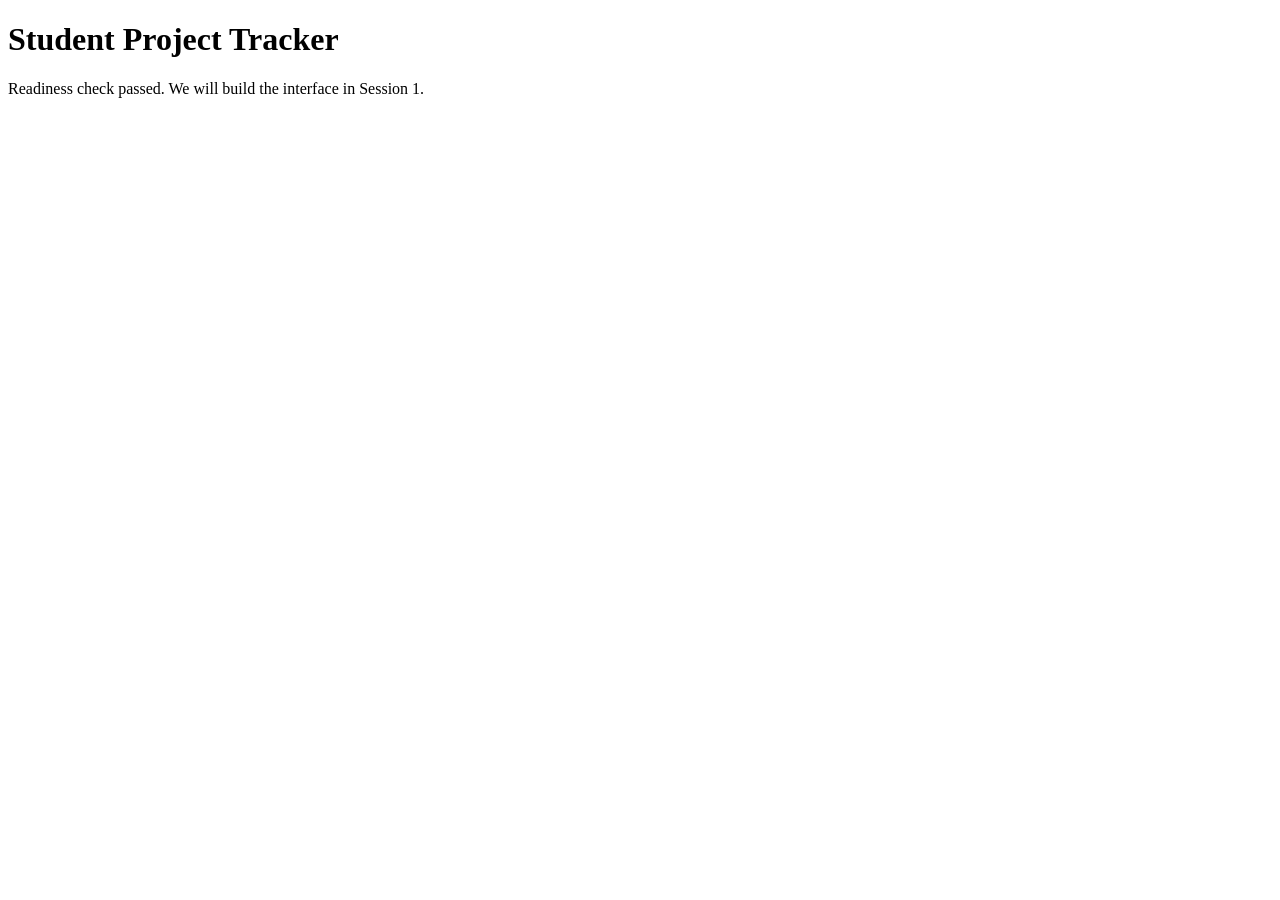
<file: student_kit/checkpoints/00-ready/public/index.html>
<!doctype html>
<html lang="en">
<head><meta charset="UTF-8"><meta name="viewport" content="width=device-width, initial-scale=1"><title>Workshop readiness</title></head>
<body><main><h1>Student Project Tracker</h1><p>Readiness check passed. We will build the interface in Session 1.</p></main></body>
</html>
</file>
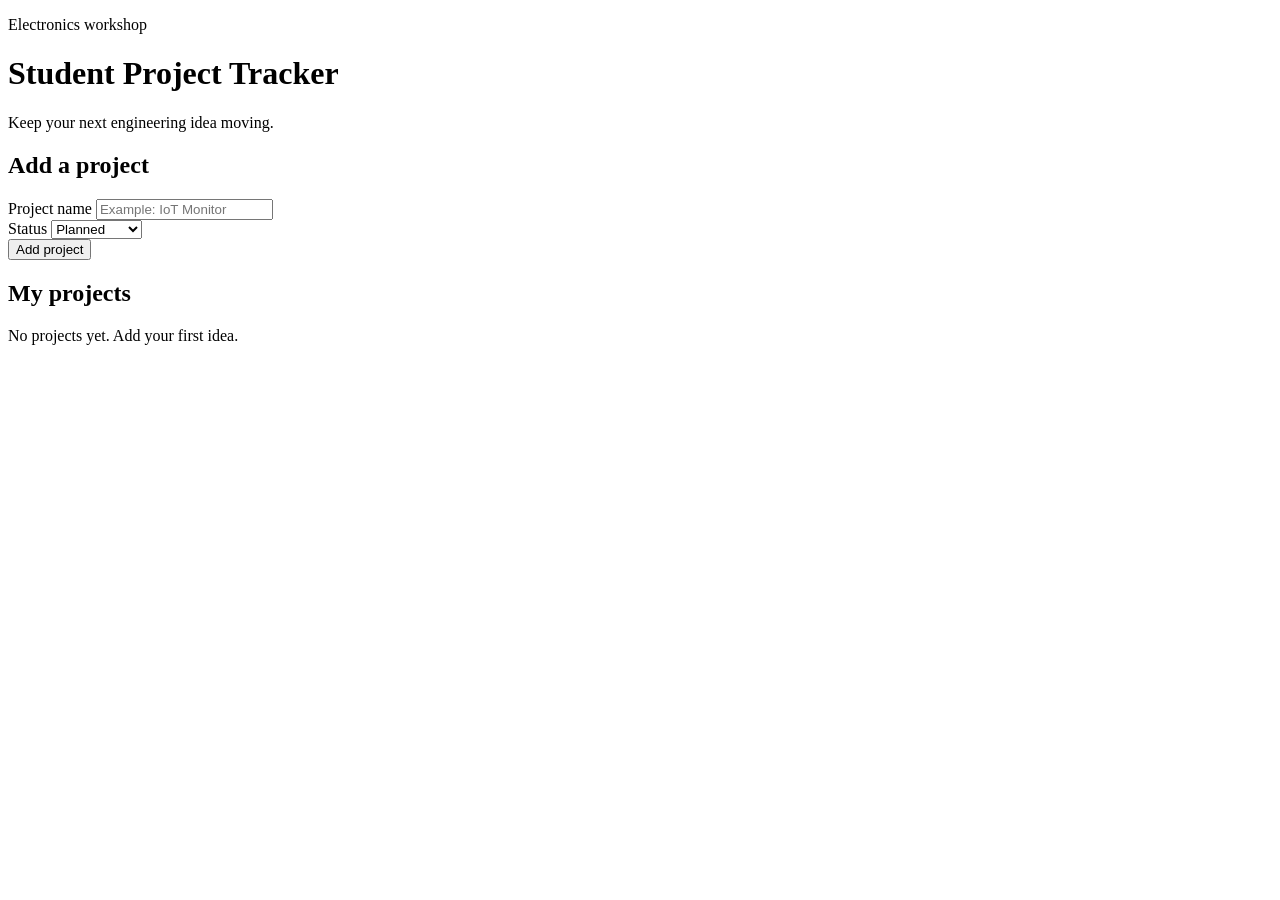
<file: student_kit/checkpoints/01-html/public/index.html>
<!doctype html>
<html lang="en">
<head>
  <meta charset="UTF-8">
  <meta name="viewport" content="width=device-width, initial-scale=1">
  <title>Student Project Tracker</title>
  <link rel="stylesheet" href="style.css">
  <script src="script.js" defer></script>
</head>
<body>
  <main>
    <header><p class="eyebrow">Electronics workshop</p>
      <h1>Student Project Tracker</h1>
      <p>Keep your next engineering idea moving.</p></header>
    <section aria-labelledby="form-title">
      <h2 id="form-title">Add a project</h2>
      <form id="project-form">
        <div><label for="name">Project name</label>
          <input id="name" name="name" required maxlength="80" placeholder="Example: IoT Monitor"></div>
        <div><label for="status">Status</label>
          <select id="status" name="status">
            <option>Planned</option><option>In Progress</option><option>Completed</option>
          </select></div>
        <div class="actions"><button id="save-button" type="submit">Add project</button>
          <button id="cancel-button" type="button" hidden>Cancel edit</button></div>
      </form>
    </section>
    <p id="message" role="status" aria-live="polite"></p>
    <section aria-labelledby="list-title"><h2 id="list-title">My projects</h2>
      <p id="empty-state">No projects yet. Add your first idea.</p>
      <ul id="project-list" aria-label="Projects"></ul>
    </section>
  </main>
</body>
</html>
</file>
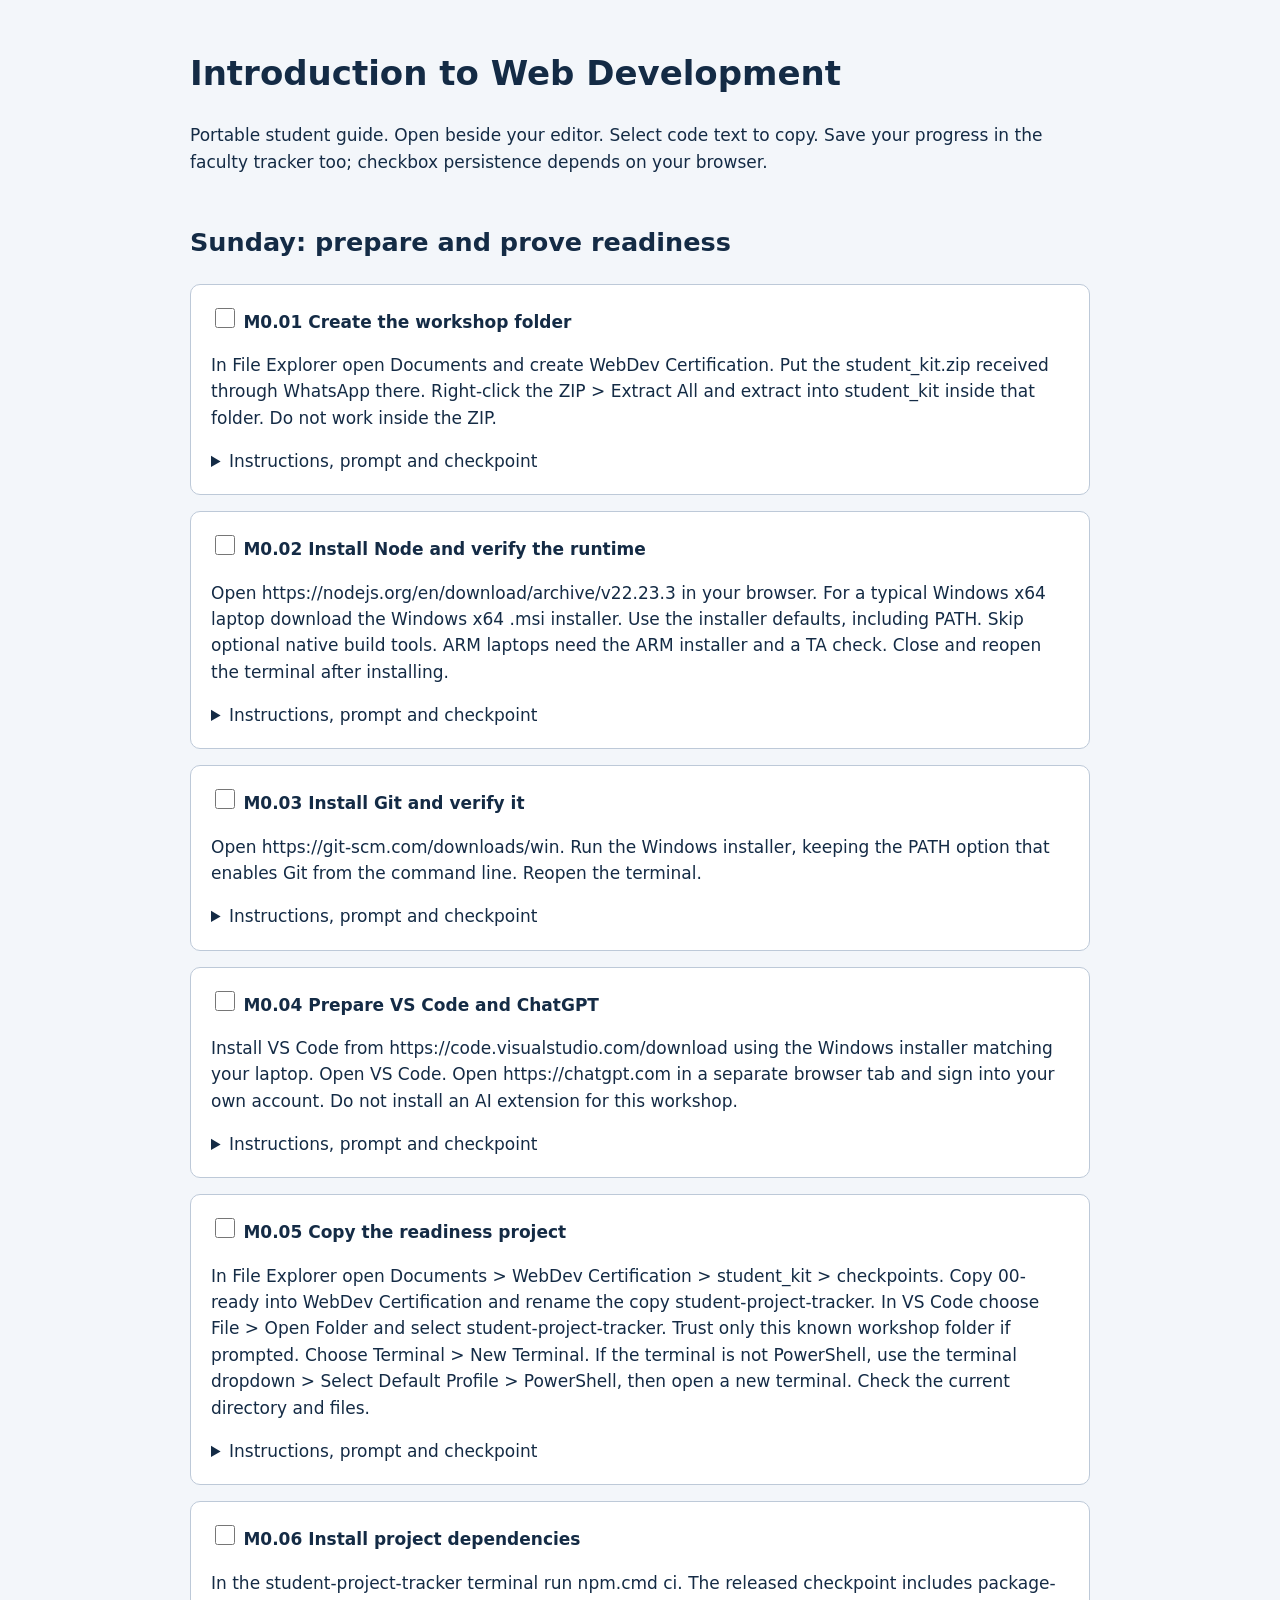
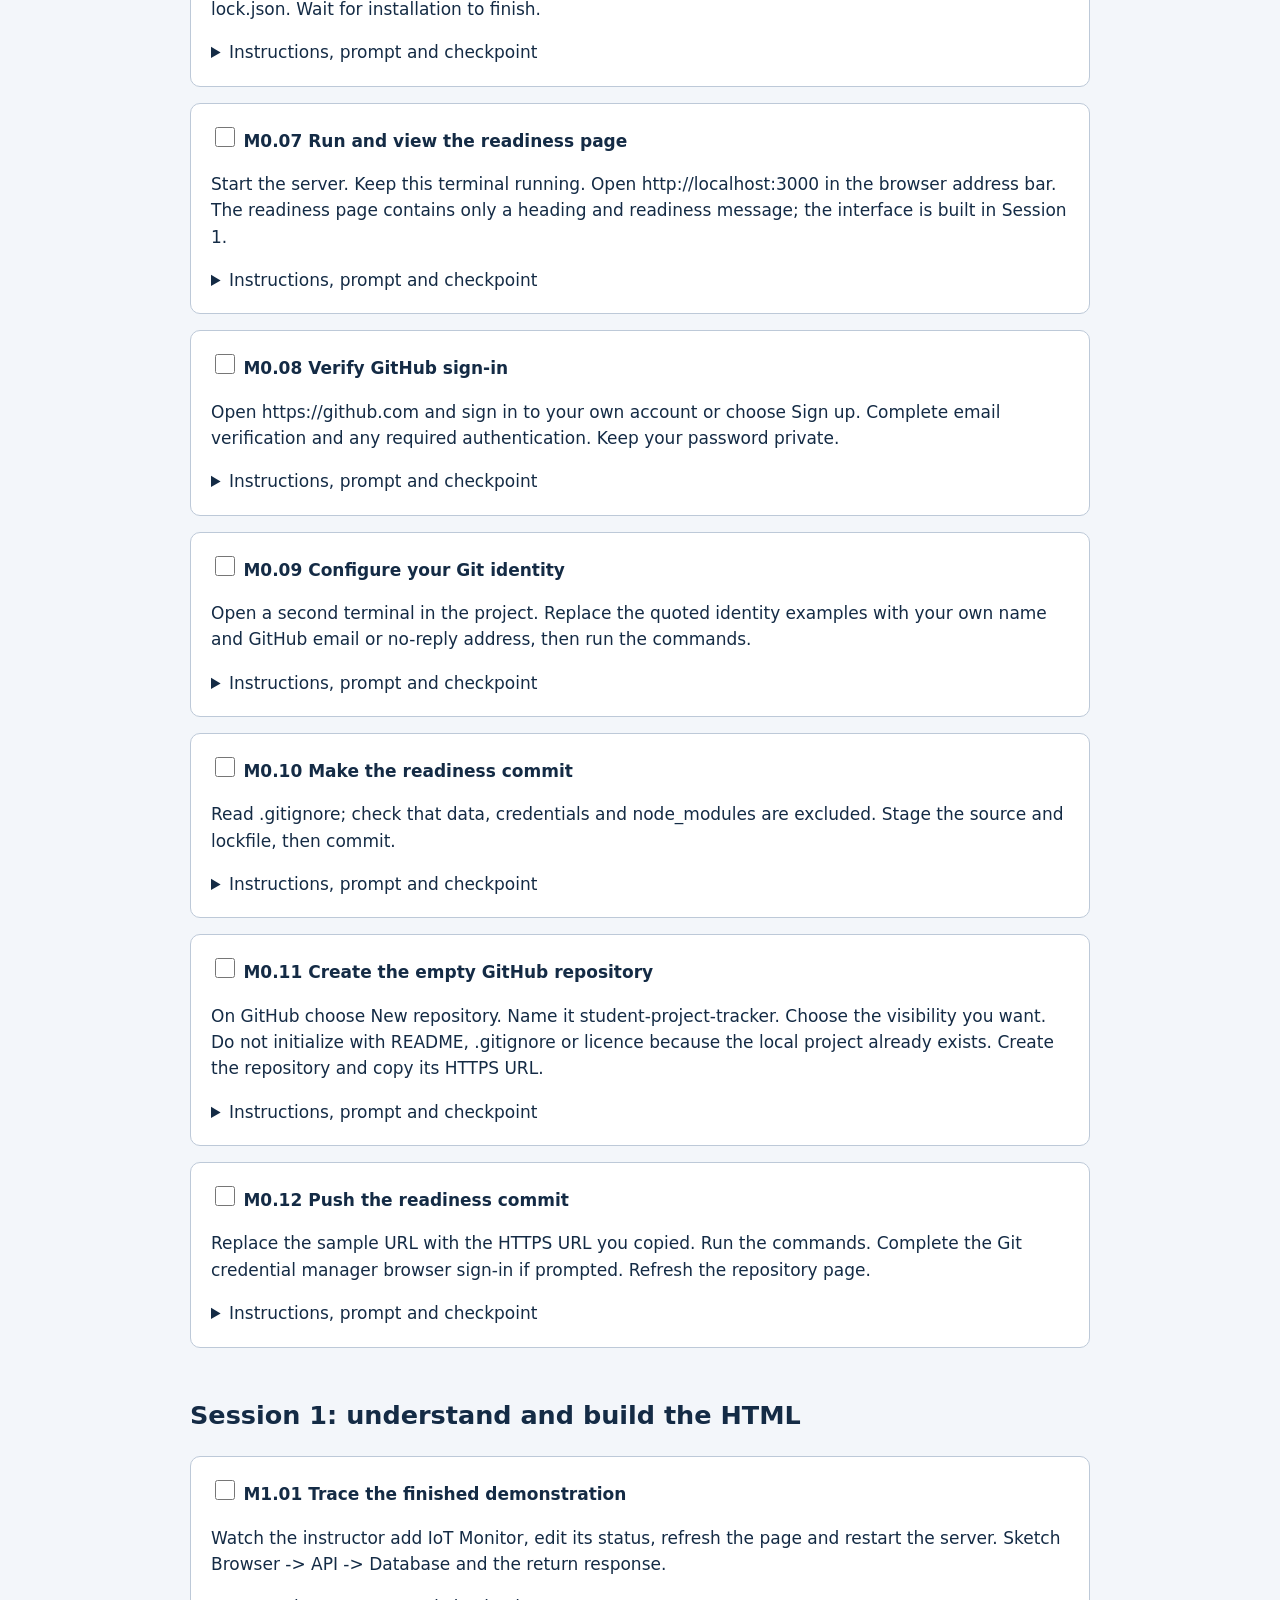
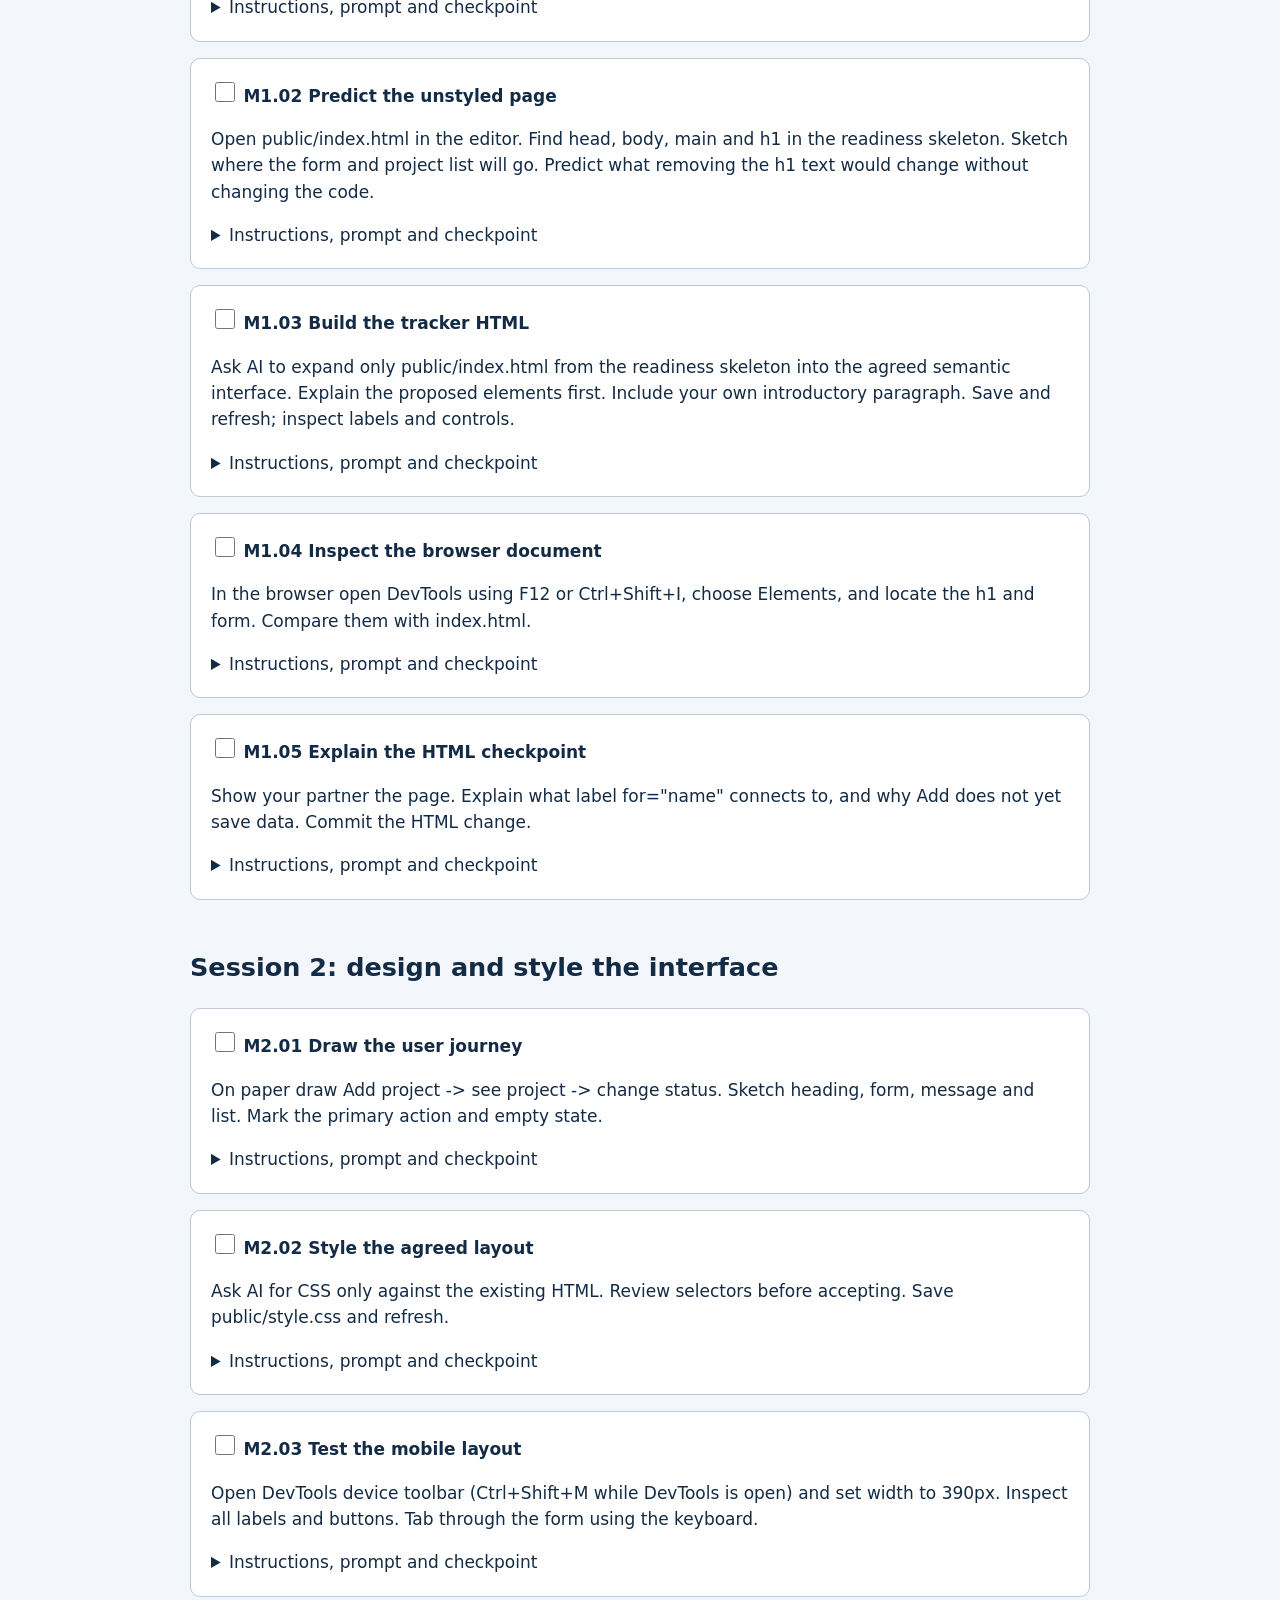
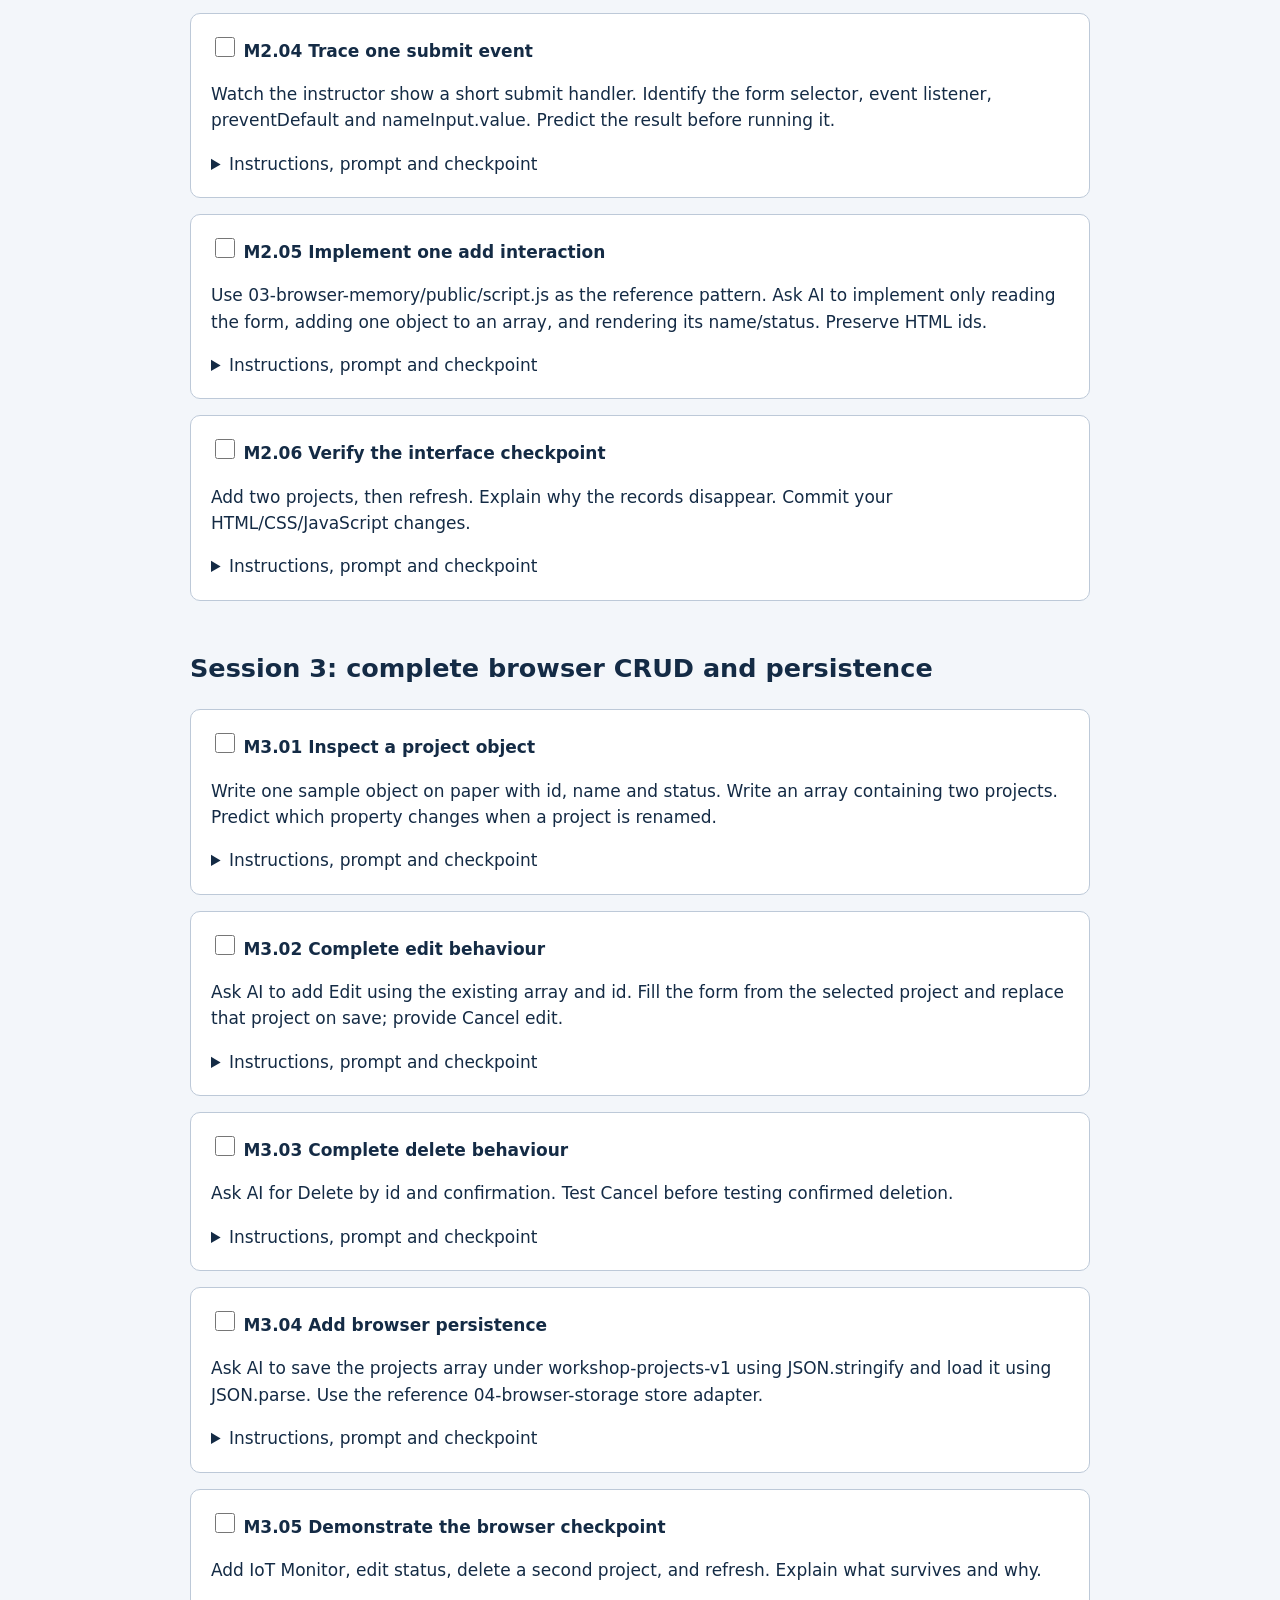
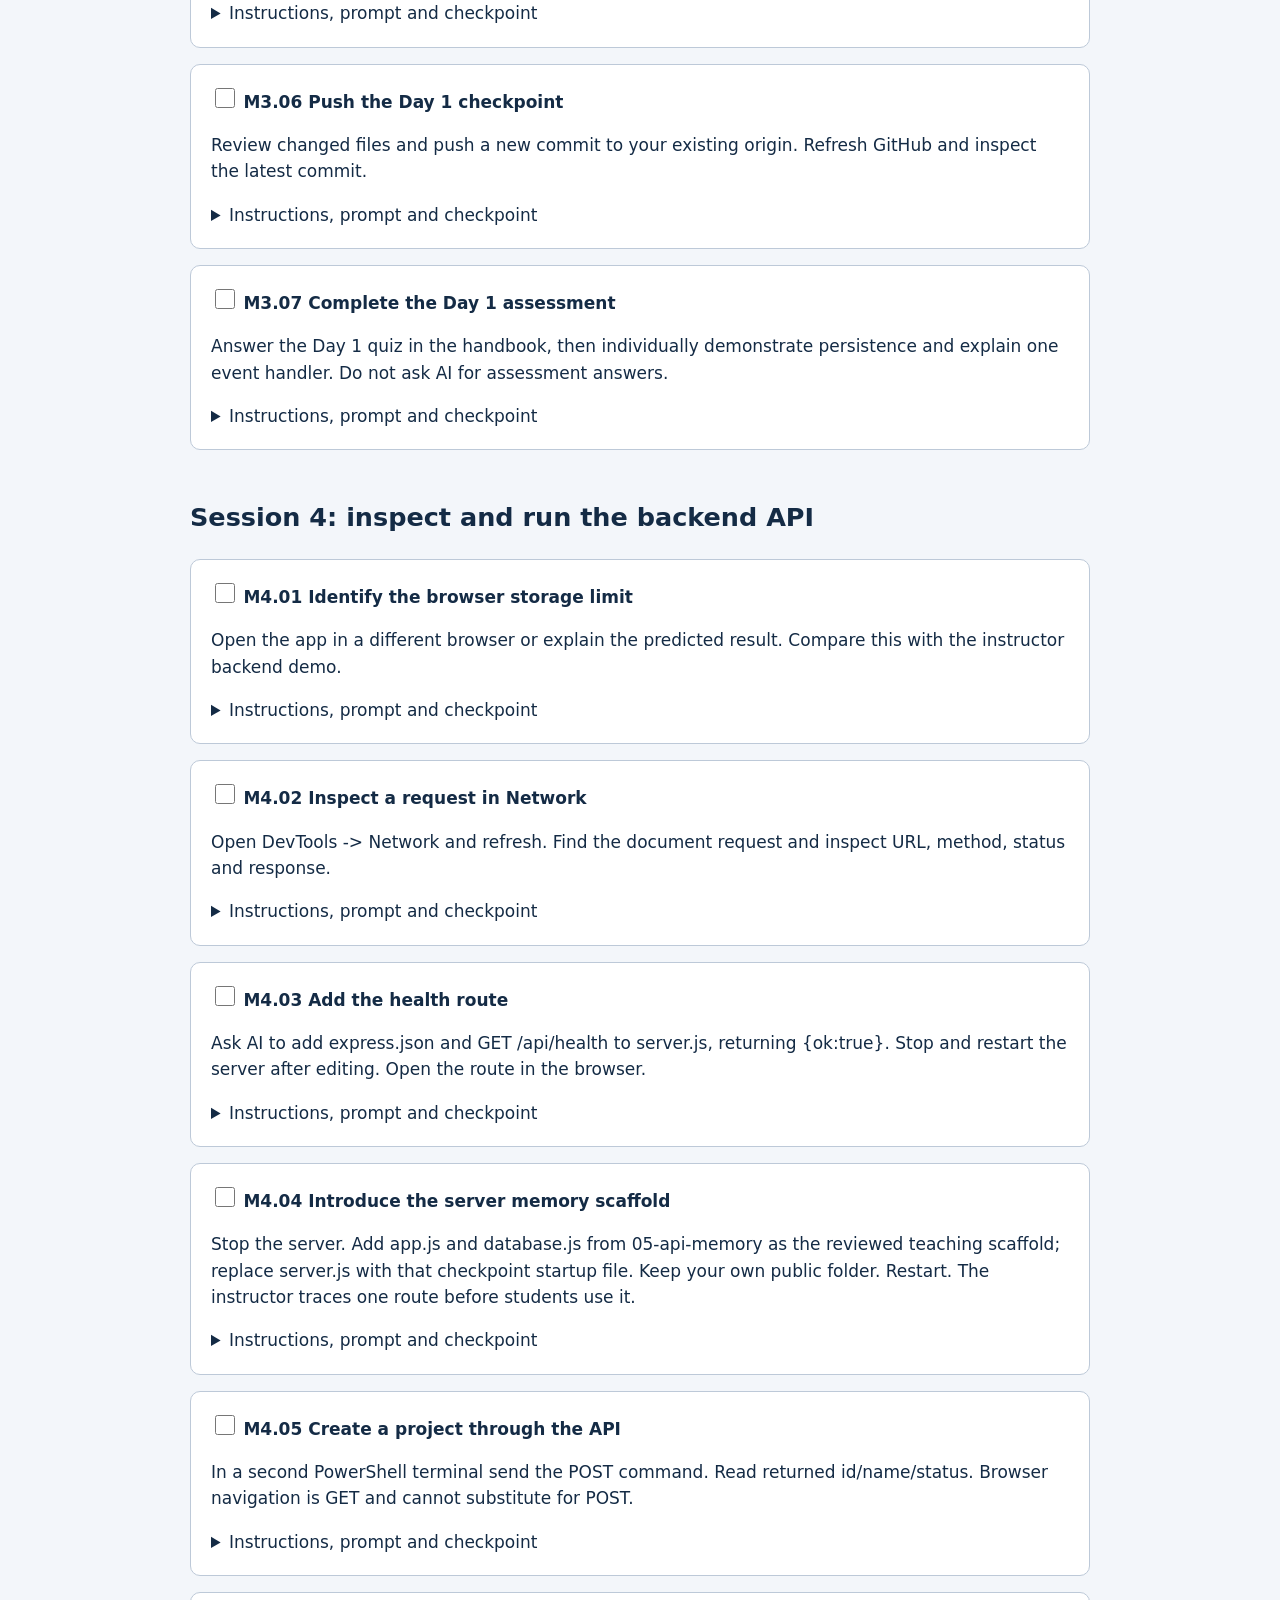
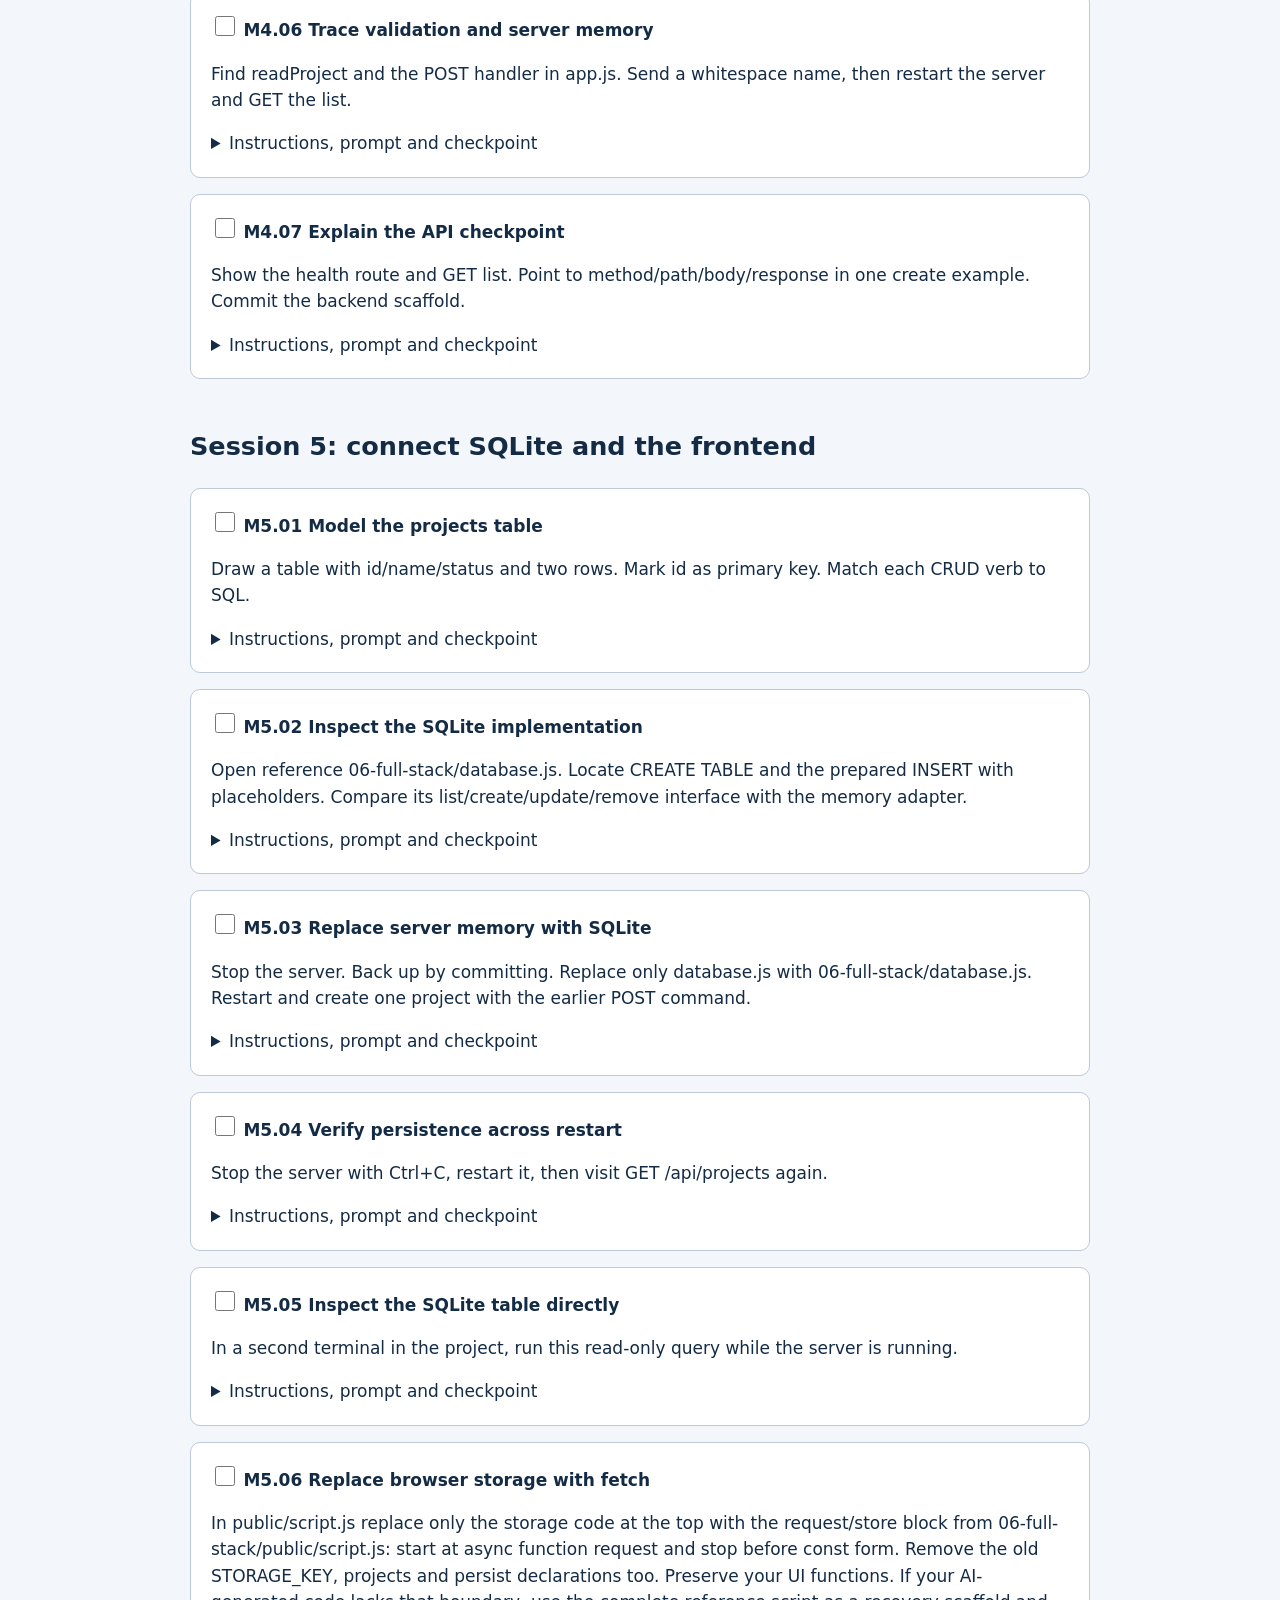
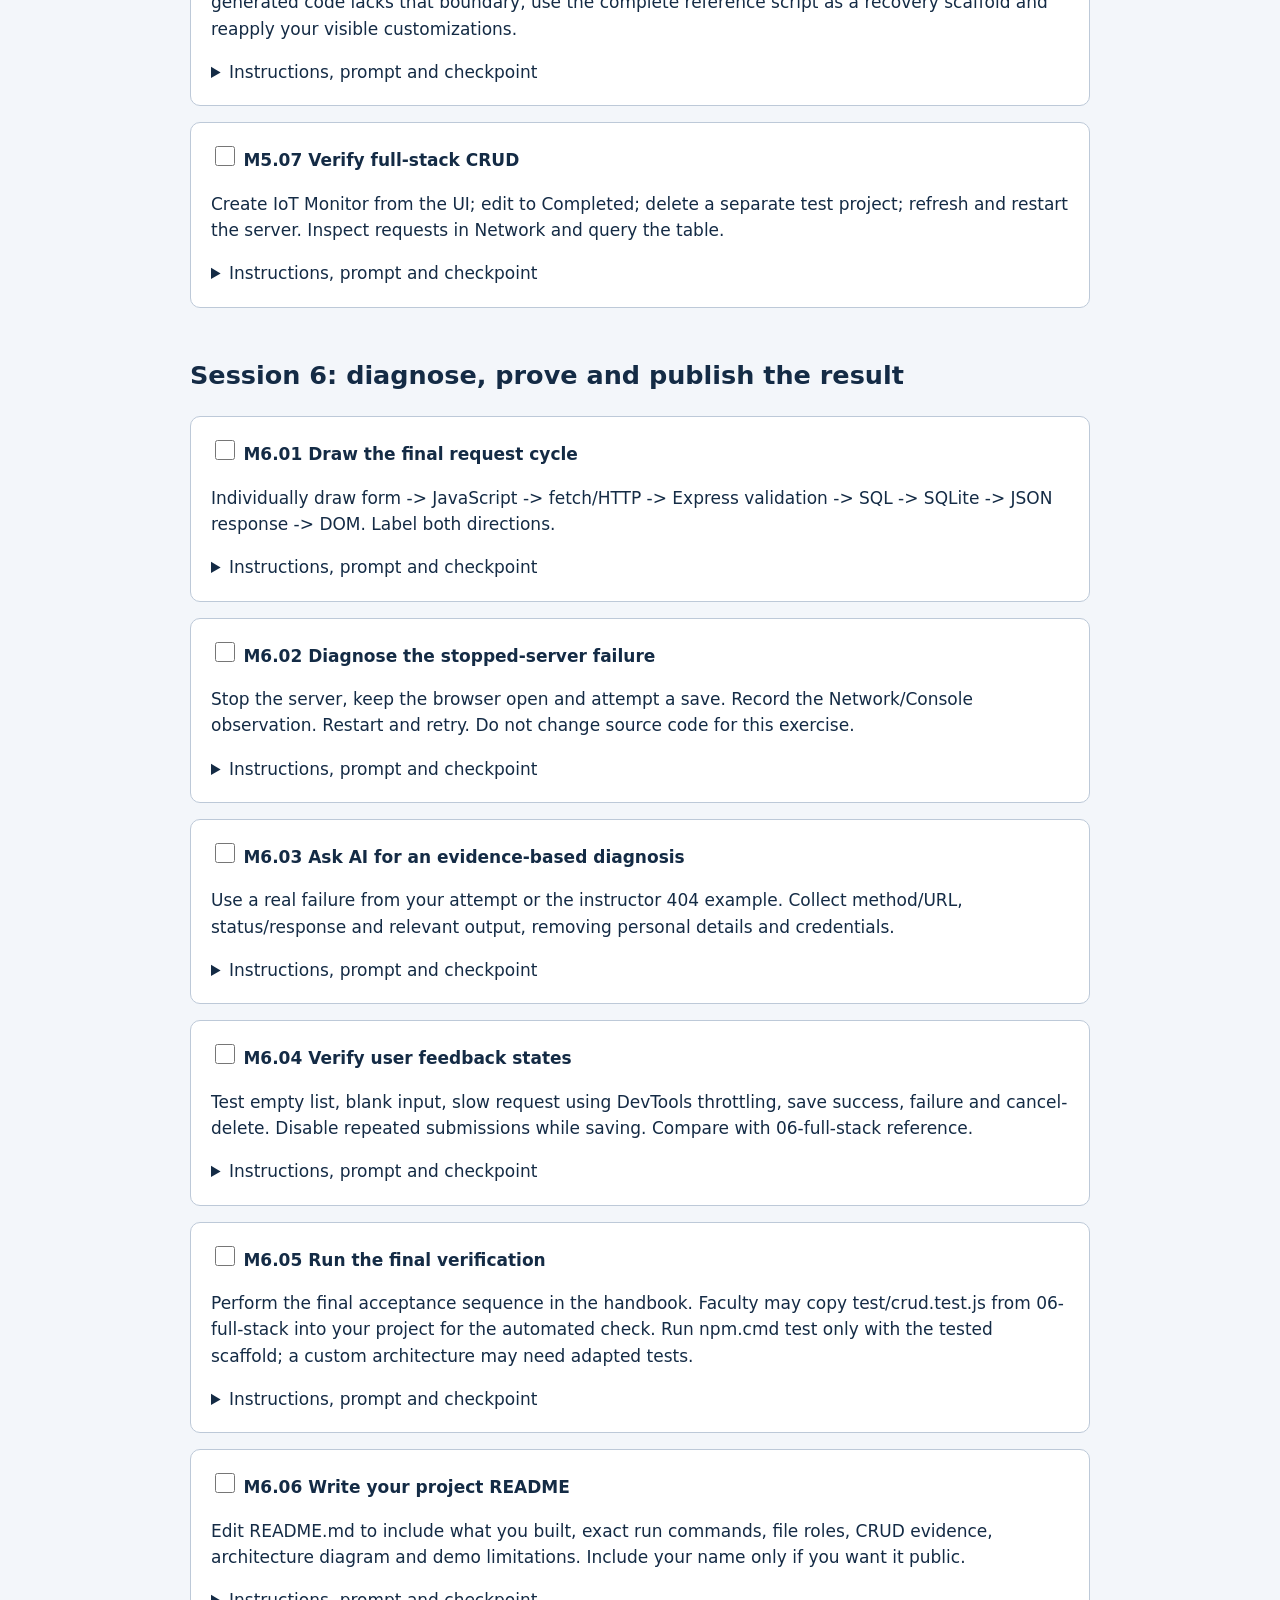
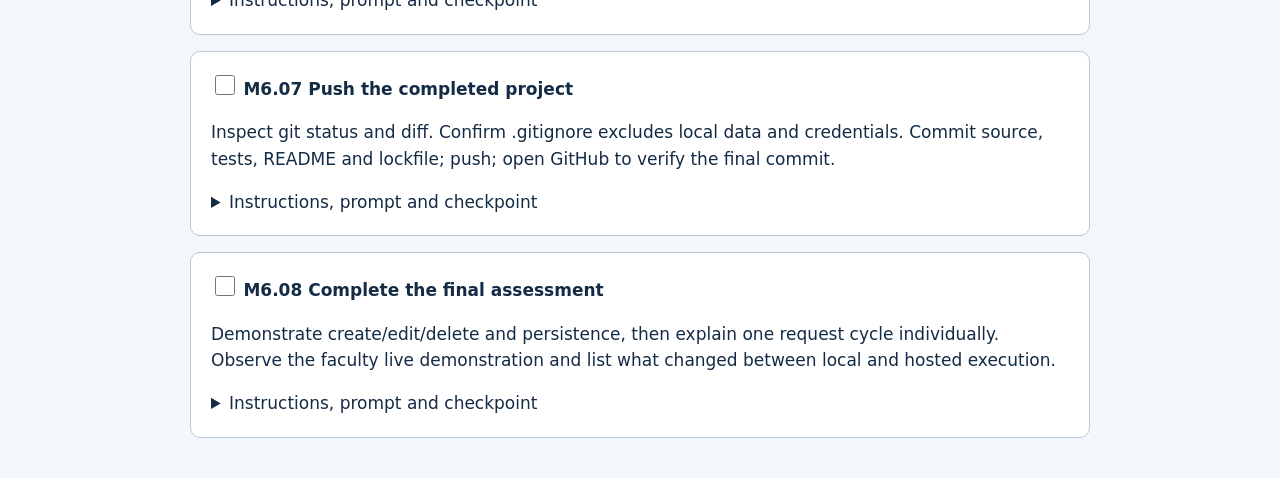
<file: student_kit/guide.html>
<!doctype html><html lang="en"><meta charset="utf-8"><meta name="viewport" content="width=device-width,initial-scale=1"><title>Workshop Build Buddy</title><style>body{font:17px/1.55 system-ui;max-width:900px;margin:auto;padding:24px;background:#f3f6fa;color:#142b45}article{background:white;border:1px solid #bdc9d8;padding:20px;margin:16px 0;border-radius:10px}pre{white-space:pre-wrap;overflow-wrap:anywhere;background:#eef2f6;padding:16px;font-size:14px}summary{cursor:pointer}input{width:20px;height:20px}h2{margin-top:48px}</style><h1>Introduction to Web Development</h1><p>Portable student guide. Open beside your editor. Select code text to copy. Save your progress in the faculty tracker too; checkbox persistence depends on your browser.</p><h2>Sunday: prepare and prove readiness</h2><article><label><input type="checkbox" data-key="m0s0"> <strong>M0.01 Create the workshop folder</strong></label><p>In File Explorer open Documents and create WebDev Certification. Put the student_kit.zip received through WhatsApp there. Right-click the ZIP &gt; Extract All and extract into student_kit inside that folder. Do not work inside the ZIP.</p><details><summary>Instructions, prompt and checkpoint</summary><p>In File Explorer open Documents and create WebDev Certification. Put the student_kit.zip received through WhatsApp there. Right-click the ZIP &gt; Extract All and extract into student_kit inside that folder. Do not work inside the ZIP.</p><p>### Checkpoint<br><br>Inside WebDev Certification &gt; student_kit you can see checkpoints, guide.html and the readable instructions.</p><p>### Explain it<br><br>The main workshop folder holds the kit and active app; VS Code will open the active app subfolder.</p><p>### If blocked<br><br>Ask the TA to identify the extracted folder. Windows is the command baseline; other operating systems need a faculty rehearsal.</p></details></article><article><label><input type="checkbox" data-key="m0s1"> <strong>M0.02 Install Node and verify the runtime</strong></label><p>Open https://nodejs.org/en/download/archive/v22.23.3 in your browser. For a typical Windows x64 laptop download the Windows x64 .msi installer. Use the installer defaults, including PATH. Skip optional native build tools. ARM laptops need the ARM installer and a TA check. Close and reopen the terminal after installing.</p><details><summary>Instructions, prompt and checkpoint</summary><p>Open https://nodejs.org/en/download/archive/v22.23.3 in your browser. For a typical Windows x64 laptop download the Windows x64 .msi installer. Use the installer defaults, including PATH. Skip optional native build tools. ARM laptops need the ARM installer and a TA check. Close and reopen the terminal after installing.</p><p>### Copyable command<br><br></p><pre>node --version
npm.cmd --version</pre><p></p><p>### Checkpoint<br><br>node --version returns v22.23.3; npm.cmd --version prints a version number.</p><p>### Explain it<br><br>Node runs JavaScript outside the browser; npm installs the project dependencies.</p><p>### If blocked<br><br>If command not found, reopen the editor and terminal. If another version is installed, the TA must test node:sqlite before marking ready; do not uninstall tools blindly.</p></details></article><article><label><input type="checkbox" data-key="m0s2"> <strong>M0.03 Install Git and verify it</strong></label><p>Open https://git-scm.com/downloads/win. Run the Windows installer, keeping the PATH option that enables Git from the command line. Reopen the terminal.</p><details><summary>Instructions, prompt and checkpoint</summary><p>Open https://git-scm.com/downloads/win. Run the Windows installer, keeping the PATH option that enables Git from the command line. Reopen the terminal.</p><p>### Copyable command<br><br></p><pre>git --version</pre><p></p><p>### Checkpoint<br><br>git --version prints a version.</p><p>### Explain it<br><br>Git tracks local source changes.</p><p>### If blocked<br><br>If missing, restart the terminal or ask the TA to check PATH.</p></details></article><article><label><input type="checkbox" data-key="m0s3"> <strong>M0.04 Prepare VS Code and ChatGPT</strong></label><p>Install VS Code from https://code.visualstudio.com/download using the Windows installer matching your laptop. Open VS Code. Open https://chatgpt.com in a separate browser tab and sign into your own account. Do not install an AI extension for this workshop.</p><details><summary>Instructions, prompt and checkpoint</summary><p>Install VS Code from https://code.visualstudio.com/download using the Windows installer matching your laptop. Open VS Code. Open https://chatgpt.com in a separate browser tab and sign into your own account. Do not install an AI extension for this workshop.</p><p>### Checkpoint<br><br>VS Code opens, and ChatGPT responds to a simple explanation request.</p><p>### Explain it<br><br>VS Code edits local files; ChatGPT suggests explanations and code. It does not directly read or edit your laptop files.</p><p>### If blocked<br><br>Use the official VS Code installer; ask faculty for help if installation rights are restricted. If ChatGPT is unavailable, reference patterns still allow the task.</p></details></article><article><label><input type="checkbox" data-key="m0s4"> <strong>M0.05 Copy the readiness project</strong></label><p>In File Explorer open Documents &gt; WebDev Certification &gt; student_kit &gt; checkpoints. Copy 00-ready into WebDev Certification and rename the copy student-project-tracker. In VS Code choose File &gt; Open Folder and select student-project-tracker. Trust only this known workshop folder if prompted. Choose Terminal &gt; New Terminal. If the terminal is not PowerShell, use the terminal dropdown &gt; Select Default Profile &gt; PowerShell, then open a new terminal. Check the current directory and files.</p><details><summary>Instructions, prompt and checkpoint</summary><p>In File Explorer open Documents &gt; WebDev Certification &gt; student_kit &gt; checkpoints. Copy 00-ready into WebDev Certification and rename the copy student-project-tracker. In VS Code choose File &gt; Open Folder and select student-project-tracker. Trust only this known workshop folder if prompted. Choose Terminal &gt; New Terminal. If the terminal is not PowerShell, use the terminal dropdown &gt; Select Default Profile &gt; PowerShell, then open a new terminal. Check the current directory and files.</p><p>### Copyable command<br><br></p><pre>Get-Location
dir</pre><p></p><p>### Checkpoint<br><br>VS Code Explorer shows package.json, server.js and public; Get-Location ends in student-project-tracker.</p><p>### Explain it<br><br>npm and Git commands run in the active app folder, not the ZIP or the main workshop folder.</p><p>### If blocked<br><br>Use File &gt; Open Folder, not Open File. Keep only one active tracker folder.</p></details></article><article><label><input type="checkbox" data-key="m0s5"> <strong>M0.06 Install project dependencies</strong></label><p>In the student-project-tracker terminal run npm.cmd ci. The released checkpoint includes package-lock.json. Wait for installation to finish.</p><details><summary>Instructions, prompt and checkpoint</summary><p>In the student-project-tracker terminal run npm.cmd ci. The released checkpoint includes package-lock.json. Wait for installation to finish.</p><p>### Copyable command<br><br></p><pre>npm.cmd ci</pre><p></p><p>### Checkpoint<br><br>node_modules exists and npm exits without an install error.</p><p>### Explain it<br><br>The lockfile pins the dependency tree; source and dependencies are different.</p><p>### If blocked<br><br>If a network error occurs, retry using the approved network. Use faculty-prepared matching dependencies only as an emergency; no random packages.</p></details></article><article><label><input type="checkbox" data-key="m0s6"> <strong>M0.07 Run and view the readiness page</strong></label><p>Start the server. Keep this terminal running. Open http://localhost:3000 in the browser address bar. The readiness page contains only a heading and readiness message; the interface is built in Session 1.</p><details><summary>Instructions, prompt and checkpoint</summary><p>Start the server. Keep this terminal running. Open http://localhost:3000 in the browser address bar. The readiness page contains only a heading and readiness message; the interface is built in Session 1.</p><p>### Copyable command<br><br></p><pre>npm.cmd start</pre><p></p><p>### Checkpoint<br><br>Terminal prints Open http://localhost:3000 and browser shows Student Project Tracker.</p><p>### Explain it<br><br>The local server responds to the browser request. This is readiness, not the finished app.</p><p>### If blocked<br><br>If port is occupied, stop the previous workshop server with Ctrl+C. Do not kill unrelated processes. Check that the address is http rather than a file path.</p></details></article><article><label><input type="checkbox" data-key="m0s7"> <strong>M0.08 Verify GitHub sign-in</strong></label><p>Open https://github.com and sign in to your own account or choose Sign up. Complete email verification and any required authentication. Keep your password private.</p><details><summary>Instructions, prompt and checkpoint</summary><p>Open https://github.com and sign in to your own account or choose Sign up. Complete email verification and any required authentication. Keep your password private.</p><p>### Checkpoint<br><br>Your own username is visible in the account menu.</p><p>### Explain it<br><br>GitHub is the remote home for source commits.</p><p>### If blocked<br><br>Account recovery can take time. Record the blocker on Sunday; a student without an account is not GitHub-ready.</p></details></article><article><label><input type="checkbox" data-key="m0s8"> <strong>M0.09 Configure your Git identity</strong></label><p>Open a second terminal in the project. Replace the quoted identity examples with your own name and GitHub email or no-reply address, then run the commands.</p><details><summary>Instructions, prompt and checkpoint</summary><p>Open a second terminal in the project. Replace the quoted identity examples with your own name and GitHub email or no-reply address, then run the commands.</p><p>### Copyable command<br><br></p><pre>git init -b main
git config user.name &quot;YOUR NAME&quot;
git config user.email &quot;YOUR GITHUB EMAIL&quot;
git config user.name</pre><p></p><p>### Checkpoint<br><br>git config user.name returns your name; git status runs successfully.</p><p>### Explain it<br><br>Identity labels the author of a commit; it does not sign you into GitHub.</p><p>### If blocked<br><br>Use repository-local identity. Never paste passwords or access tokens into git config.</p></details></article><article><label><input type="checkbox" data-key="m0s9"> <strong>M0.10 Make the readiness commit</strong></label><p>Read .gitignore; check that data, credentials and node_modules are excluded. Stage the source and lockfile, then commit.</p><details><summary>Instructions, prompt and checkpoint</summary><p>Read .gitignore; check that data, credentials and node_modules are excluded. Stage the source and lockfile, then commit.</p><p>### Copyable command<br><br></p><pre>git status
git add .
git commit -m &quot;Verify workshop readiness&quot;
git log --oneline</pre><p></p><p>### Checkpoint<br><br>git status reports a clean working tree and git log --oneline shows the readiness commit.</p><p>### Explain it<br><br>A commit is a local checkpoint; nothing has been uploaded yet.</p><p>### If blocked<br><br>If identity is missing, complete the previous step. If sensitive files are staged, ask the TA before committing.</p></details></article><article><label><input type="checkbox" data-key="m0s10"> <strong>M0.11 Create the empty GitHub repository</strong></label><p>On GitHub choose New repository. Name it student-project-tracker. Choose the visibility you want. Do not initialize with README, .gitignore or licence because the local project already exists. Create the repository and copy its HTTPS URL.</p><details><summary>Instructions, prompt and checkpoint</summary><p>On GitHub choose New repository. Name it student-project-tracker. Choose the visibility you want. Do not initialize with README, .gitignore or licence because the local project already exists. Create the repository and copy its HTTPS URL.</p><p>### Checkpoint<br><br>GitHub displays instructions for pushing an existing repository.</p><p>### Explain it<br><br>The remote starts empty to avoid unrelated history conflicts.</p><p>### If blocked<br><br>If you initialized it by mistake, ask the TA; do not force-push over existing work.</p></details></article><article><label><input type="checkbox" data-key="m0s11"> <strong>M0.12 Push the readiness commit</strong></label><p>Replace the sample URL with the HTTPS URL you copied. Run the commands. Complete the Git credential manager browser sign-in if prompted. Refresh the repository page.</p><details><summary>Instructions, prompt and checkpoint</summary><p>Replace the sample URL with the HTTPS URL you copied. Run the commands. Complete the Git credential manager browser sign-in if prompted. Refresh the repository page.</p><p>### Copyable command<br><br></p><pre>git remote add origin https://github.com/YOUR-USERNAME/student-project-tracker.git
git push -u origin main</pre><p></p><p>### Checkpoint<br><br>GitHub shows public, package.json and your readiness commit; node_modules, data and .env are absent.</p><p>### Explain it<br><br>Push sends commits to the online account; this does not deploy the app.</p><p>### If blocked<br><br>If remote origin already exists, inspect git remote -v instead of adding it again. Resolve account/access errors with the TA; never use a force push.</p></details></article><h2>Session 1: understand and build the HTML</h2><article><label><input type="checkbox" data-key="m1s0"> <strong>M1.01 Trace the finished demonstration</strong></label><p>Watch the instructor add IoT Monitor, edit its status, refresh the page and restart the server. Sketch Browser -&gt; API -&gt; Database and the return response.</p><details><summary>Instructions, prompt and checkpoint</summary><p>Watch the instructor add IoT Monitor, edit its status, refresh the page and restart the server. Sketch Browser -&gt; API -&gt; Database and the return response.</p><p>### Checkpoint<br><br>Your sketch identifies the browser and storage as different places.</p><p>### Explain it<br><br>The final app preserves data outside browser memory.</p><p>### If blocked<br><br>Ask which process handles a request; do not memorize all terminology at once.</p></details></article><article><label><input type="checkbox" data-key="m1s1"> <strong>M1.02 Predict the unstyled page</strong></label><p>Open public/index.html in the editor. Find head, body, main and h1 in the readiness skeleton. Sketch where the form and project list will go. Predict what removing the h1 text would change without changing the code.</p><details><summary>Instructions, prompt and checkpoint</summary><p>Open public/index.html in the editor. Find head, body, main and h1 in the readiness skeleton. Sketch where the form and project list will go. Predict what removing the h1 text would change without changing the code.</p><p>### Checkpoint<br><br>You can point to the file responsible for the heading and describe the missing form structure.</p><p>### Explain it<br><br>HTML gives the page structure and meaning.</p><p>### If blocked<br><br>Use checkpoint 01-html as the target reference, not as a replacement for explaining the elements.</p></details></article><article><label><input type="checkbox" data-key="m1s2"> <strong>M1.03 Build the tracker HTML</strong></label><p>Ask AI to expand only public/index.html from the readiness skeleton into the agreed semantic interface. Explain the proposed elements first. Include your own introductory paragraph. Save and refresh; inspect labels and controls.</p><details><summary>Instructions, prompt and checkpoint</summary><p>Ask AI to expand only public/index.html from the readiness skeleton into the agreed semantic interface. Explain the proposed elements first. Include your own introductory paragraph. Save and refresh; inspect labels and controls.</p><p>### Bounded AI prompt<br><br></p><pre>Build only public/index.html for a Student Project Tracker. Use main, header and sections. Include h1 and introductory paragraph &quot;Track our electronics project ideas.&quot; Add h2 id=form-title; form id=project-form; label/input id=name required maxlength=80; label/select id=status with Planned, In Progress, Completed; button id=save-button type=submit; hidden button id=cancel-button type=button. Add p id=message role=status aria-live=polite; h2 id=list-title; p id=empty-state; ul id=project-list. Link style.css and script.js with defer but leave those files empty. Explain semantic structure and label associations before creating it. I use ChatGPT in a browser and VS Code separately. You cannot see or edit my local files. Ask me to paste the relevant current file if needed. Return the code for only the named files, with exact filenames and replacement boundaries; I will apply and save it myself in VS Code. Preserve existing ids and filenames. No React, new dependencies, backend, deployment or extra features unless explicitly requested. Explain the proposed changes first, then provide one bounded change. Show what changed and how to test it. Stop after this task.</pre><p></p><p>### Checkpoint<br><br>The heading, name/status form, Add button, message and empty project list appear. CSS and JavaScript remain empty.</p><p>### Explain it<br><br>A controlled HTML build teaches the file-to-browser connection without generating a complete app.</p><p>### If blocked<br><br>If AI changes other files or adds behaviour/frameworks, reject that proposal. Restore only index.html from 01-html after saving your attempt, then explain and customize it.</p></details></article><article><label><input type="checkbox" data-key="m1s3"> <strong>M1.04 Inspect the browser document</strong></label><p>In the browser open DevTools using F12 or Ctrl+Shift+I, choose Elements, and locate the h1 and form. Compare them with index.html.</p><details><summary>Instructions, prompt and checkpoint</summary><p>In the browser open DevTools using F12 or Ctrl+Shift+I, choose Elements, and locate the h1 and form. Compare them with index.html.</p><p>### Checkpoint<br><br>The browser document includes your heading and form ids.</p><p>### Explain it<br><br>The DOM is the live browser representation of the document.</p><p>### If blocked<br><br>Use the browser menu Developer tools if the keyboard shortcut is intercepted.</p></details></article><article><label><input type="checkbox" data-key="m1s4"> <strong>M1.05 Explain the HTML checkpoint</strong></label><p>Show your partner the page. Explain what label for=&quot;name&quot; connects to, and why Add does not yet save data. Commit the HTML change.</p><details><summary>Instructions, prompt and checkpoint</summary><p>Show your partner the page. Explain what label for=&quot;name&quot; connects to, and why Add does not yet save data. Commit the HTML change.</p><p>### Copyable command<br><br></p><pre>git add public/index.html
git commit -m &quot;Describe tracker and inspect HTML&quot;</pre><p></p><p>### Checkpoint<br><br>The page displays, the explanation is correct, and Git records your change.</p><p>### Explain it<br><br>Visible controls do not imply implemented behaviour.</p><p>### If blocked<br><br>TA records CP1; recover with 01-html if files are broken, then make the paragraph edit yourself.</p></details></article><h2>Session 2: design and style the interface</h2><article><label><input type="checkbox" data-key="m2s0"> <strong>M2.01 Draw the user journey</strong></label><p>On paper draw Add project -&gt; see project -&gt; change status. Sketch heading, form, message and list. Mark the primary action and empty state.</p><details><summary>Instructions, prompt and checkpoint</summary><p>On paper draw Add project -&gt; see project -&gt; change status. Sketch heading, form, message and list. Mark the primary action and empty state.</p><p>### Checkpoint<br><br>Your wireframe has one clear Add action, visible labels and a place for feedback.</p><p>### Explain it<br><br>UX organizes the task before decoration.</p><p>### If blocked<br><br>Remove extra navigation, charts and login screens from this two-day scope.</p></details></article><article><label><input type="checkbox" data-key="m2s1"> <strong>M2.02 Style the agreed layout</strong></label><p>Ask AI for CSS only against the existing HTML. Review selectors before accepting. Save public/style.css and refresh.</p><details><summary>Instructions, prompt and checkpoint</summary><p>Ask AI for CSS only against the existing HTML. Review selectors before accepting. Save public/style.css and refresh.</p><p>### Bounded AI prompt<br><br></p><pre>Style only public/style.css for the existing tracker. Use system fonts, readable contrast, a maximum-width main area, labelled controls, clear focus outlines and spacing. Use flex for card actions and a media query at 560px. No external fonts or libraries. I use ChatGPT in a browser and VS Code separately. You cannot see or edit my local files. Ask me to paste the relevant current file if needed. Return the code for only the named files, with exact filenames and replacement boundaries; I will apply and save it myself in VS Code. Preserve existing ids and filenames. No React, new dependencies, backend, deployment or extra features unless explicitly requested. Explain the proposed changes first, then provide one bounded change. Show what changed and how to test it. Stop after this task.</pre><p></p><p>### Checkpoint<br><br>The form, cards and buttons have consistent spacing and readable text; no HTML ids changed.</p><p>### Explain it<br><br>CSS changes presentation while keeping structure and behaviour separate.</p><p>### If blocked<br><br>Compare with 02-style/public/style.css if necessary; copy a small section and explain it rather than replacing every file.</p></details></article><article><label><input type="checkbox" data-key="m2s2"> <strong>M2.03 Test the mobile layout</strong></label><p>Open DevTools device toolbar (Ctrl+Shift+M while DevTools is open) and set width to 390px. Inspect all labels and buttons. Tab through the form using the keyboard.</p><details><summary>Instructions, prompt and checkpoint</summary><p>Open DevTools device toolbar (Ctrl+Shift+M while DevTools is open) and set width to 390px. Inspect all labels and buttons. Tab through the form using the keyboard.</p><p>### Checkpoint<br><br>No horizontal page scrolling at 390px; focus is visible and controls remain usable.</p><p>### Explain it<br><br>Responsive design and keyboard access are observable behaviours.</p><p>### If blocked<br><br>Check fixed widths, padding and media query if clipped; keep the same HTML.</p></details></article><article><label><input type="checkbox" data-key="m2s3"> <strong>M2.04 Trace one submit event</strong></label><p>Watch the instructor show a short submit handler. Identify the form selector, event listener, preventDefault and nameInput.value. Predict the result before running it.</p><details><summary>Instructions, prompt and checkpoint</summary><p>Watch the instructor show a short submit handler. Identify the form selector, event listener, preventDefault and nameInput.value. Predict the result before running it.</p><p>### Checkpoint<br><br>You can explain why a submit listener reads the input and stops default navigation.</p><p>### Explain it<br><br>JavaScript responds to events and manipulates the DOM.</p><p>### If blocked<br><br>Do not ask AI for persistence or backend at this stage.</p></details></article><article><label><input type="checkbox" data-key="m2s4"> <strong>M2.05 Implement one add interaction</strong></label><p>Use 03-browser-memory/public/script.js as the reference pattern. Ask AI to implement only reading the form, adding one object to an array, and rendering its name/status. Preserve HTML ids.</p><details><summary>Instructions, prompt and checkpoint</summary><p>Use 03-browser-memory/public/script.js as the reference pattern. Ask AI to implement only reading the form, adding one object to an array, and rendering its name/status. Preserve HTML ids.</p><p>### Bounded AI prompt<br><br></p><pre>In public/script.js implement only Add and Read with a projects array. Read #name and #status on #project-form submit, prevent default navigation, trim the name, and render to #project-list using textContent. Reject blank names. No persistence or API. I use ChatGPT in a browser and VS Code separately. You cannot see or edit my local files. Ask me to paste the relevant current file if needed. Return the code for only the named files, with exact filenames and replacement boundaries; I will apply and save it myself in VS Code. Preserve existing ids and filenames. No React, new dependencies, backend, deployment or extra features unless explicitly requested. Explain the proposed changes first, then provide one bounded change. Show what changed and how to test it. Stop after this task.</pre><p></p><p>### Checkpoint<br><br>Submitting IoT Monitor / Planned adds one visible item and the page does not navigate.</p><p>### Explain it<br><br>Form values become data; rendering makes that data visible.</p><p>### If blocked<br><br>If the selectors do not match, compare ids exactly. If AI stalls, use the reference create/render sections and explain each.</p></details></article><article><label><input type="checkbox" data-key="m2s5"> <strong>M2.06 Verify the interface checkpoint</strong></label><p>Add two projects, then refresh. Explain why the records disappear. Commit your HTML/CSS/JavaScript changes.</p><details><summary>Instructions, prompt and checkpoint</summary><p>Add two projects, then refresh. Explain why the records disappear. Commit your HTML/CSS/JavaScript changes.</p><p>### Copyable command<br><br></p><pre>git add public
git commit -m &quot;Style tracker and add browser interactions&quot;</pre><p></p><p>### Checkpoint<br><br>Two projects appear before refresh and disappear after refresh; UI remains readable.</p><p>### Explain it<br><br>Browser memory and DOM are temporary.</p><p>### If blocked<br><br>TA records CP2. Use 03-browser-memory for recovery only after explaining the event/data/render chain.</p></details></article><h2>Session 3: complete browser CRUD and persistence</h2><article><label><input type="checkbox" data-key="m3s0"> <strong>M3.01 Inspect a project object</strong></label><p>Write one sample object on paper with id, name and status. Write an array containing two projects. Predict which property changes when a project is renamed.</p><details><summary>Instructions, prompt and checkpoint</summary><p>Write one sample object on paper with id, name and status. Write an array containing two projects. Predict which property changes when a project is renamed.</p><p>### Checkpoint<br><br>The id stays stable while name/status may change.</p><p>### Explain it<br><br>Identity lets Update/Delete target the correct record.</p><p>### If blocked<br><br>Do not use row index or project name as the stable identity.</p></details></article><article><label><input type="checkbox" data-key="m3s1"> <strong>M3.02 Complete edit behaviour</strong></label><p>Ask AI to add Edit using the existing array and id. Fill the form from the selected project and replace that project on save; provide Cancel edit.</p><details><summary>Instructions, prompt and checkpoint</summary><p>Ask AI to add Edit using the existing array and id. Fill the form from the selected project and replace that project on save; provide Cancel edit.</p><p>### Bounded AI prompt<br><br></p><pre>Add Edit and Cancel edit to the current browser-memory tracker. Use each project id. Editing fills #name and #status; saving updates the selected record, never adds a duplicate. Preserve existing Add and Read. I use ChatGPT in a browser and VS Code separately. You cannot see or edit my local files. Ask me to paste the relevant current file if needed. Return the code for only the named files, with exact filenames and replacement boundaries; I will apply and save it myself in VS Code. Preserve existing ids and filenames. No React, new dependencies, backend, deployment or extra features unless explicitly requested. Explain the proposed changes first, then provide one bounded change. Show what changed and how to test it. Stop after this task.</pre><p></p><p>### Checkpoint<br><br>Edit IoT Monitor to Smart Home / In Progress: one row changes and no duplicate is added.</p><p>### Explain it<br><br>Update changes an existing record rather than creating a new identity.</p><p>### If blocked<br><br>Use 03-browser-memory edit/resetForm pattern if needed. Check editingId and submit branch.</p></details></article><article><label><input type="checkbox" data-key="m3s2"> <strong>M3.03 Complete delete behaviour</strong></label><p>Ask AI for Delete by id and confirmation. Test Cancel before testing confirmed deletion.</p><details><summary>Instructions, prompt and checkpoint</summary><p>Ask AI for Delete by id and confirmation. Test Cancel before testing confirmed deletion.</p><p>### Bounded AI prompt<br><br></p><pre>Add Delete by project id with a confirmation dialog. Cancelling must leave data unchanged. If deleting the project being edited, reset edit mode. Keep the current memory model. I use ChatGPT in a browser and VS Code separately. You cannot see or edit my local files. Ask me to paste the relevant current file if needed. Return the code for only the named files, with exact filenames and replacement boundaries; I will apply and save it myself in VS Code. Preserve existing ids and filenames. No React, new dependencies, backend, deployment or extra features unless explicitly requested. Explain the proposed changes first, then provide one bounded change. Show what changed and how to test it. Stop after this task.</pre><p></p><p>### Checkpoint<br><br>Cancel preserves the project; confirming removes only the selected project.</p><p>### Explain it<br><br>Delete removes a record; it needs explicit user intent.</p><p>### If blocked<br><br>Use reference remove handler; check that the selected id, not row position, is used.</p></details></article><article><label><input type="checkbox" data-key="m3s3"> <strong>M3.04 Add browser persistence</strong></label><p>Ask AI to save the projects array under workshop-projects-v1 using JSON.stringify and load it using JSON.parse. Use the reference 04-browser-storage store adapter.</p><details><summary>Instructions, prompt and checkpoint</summary><p>Ask AI to save the projects array under workshop-projects-v1 using JSON.stringify and load it using JSON.parse. Use the reference 04-browser-storage store adapter.</p><p>### Bounded AI prompt<br><br></p><pre>Persist the current array in localStorage under workshop-projects-v1. Save after create/update/delete and load at startup using JSON. Preserve the UI and ids. Explain what refresh, another browser and another laptop will see. I use ChatGPT in a browser and VS Code separately. You cannot see or edit my local files. Ask me to paste the relevant current file if needed. Return the code for only the named files, with exact filenames and replacement boundaries; I will apply and save it myself in VS Code. Preserve existing ids and filenames. No React, new dependencies, backend, deployment or extra features unless explicitly requested. Explain the proposed changes first, then provide one bounded change. Show what changed and how to test it. Stop after this task.</pre><p></p><p>### Checkpoint<br><br>Create, edit and delete survive browser refresh at http://localhost:3000.</p><p>### Explain it<br><br>localStorage is browser-origin storage, not a shared server database.</p><p>### If blocked<br><br>Malformed old JSON may break startup. TA inspects Application -&gt; Local Storage and removes only workshop-projects-v1 after warning that those demo records will be lost.</p></details></article><article><label><input type="checkbox" data-key="m3s4"> <strong>M3.05 Demonstrate the browser checkpoint</strong></label><p>Add IoT Monitor, edit status, delete a second project, and refresh. Explain what survives and why.</p><details><summary>Instructions, prompt and checkpoint</summary><p>Add IoT Monitor, edit status, delete a second project, and refresh. Explain what survives and why.</p><p>### Checkpoint<br><br>IoT Monitor persists with its edited status; the deleted project stays absent.</p><p>### Explain it<br><br>Persistence is verified by an action sequence, not by merely seeing a save message.</p><p>### If blocked<br><br>TA records CP3. Recover with 04-browser-storage and perform the complete demonstration.</p></details></article><article><label><input type="checkbox" data-key="m3s5"> <strong>M3.06 Push the Day 1 checkpoint</strong></label><p>Review changed files and push a new commit to your existing origin. Refresh GitHub and inspect the latest commit.</p><details><summary>Instructions, prompt and checkpoint</summary><p>Review changed files and push a new commit to your existing origin. Refresh GitHub and inspect the latest commit.</p><p>### Copyable command<br><br></p><pre>git status
git diff
git add public
git commit -m &quot;Complete browser CRUD and persistence&quot;
git push</pre><p></p><p>### Checkpoint<br><br>GitHub shows the Day 1 source and the new commit; private/local artifacts remain absent.</p><p>### Explain it<br><br>Commit and push are separate operations.</p><p>### If blocked<br><br>If push is rejected, do not force. TA checks remote and history. Record unresolved GitHub issue before students leave.</p></details></article><article><label><input type="checkbox" data-key="m3s6"> <strong>M3.07 Complete the Day 1 assessment</strong></label><p>Answer the Day 1 quiz in the handbook, then individually demonstrate persistence and explain one event handler. Do not ask AI for assessment answers.</p><details><summary>Instructions, prompt and checkpoint</summary><p>Answer the Day 1 quiz in the handbook, then individually demonstrate persistence and explain one event handler. Do not ask AI for assessment answers.</p><p>### Checkpoint<br><br>You score your explanation against the answer key after submitting it.</p><p>### Explain it<br><br>A working screenshot alone does not establish understanding.</p><p>### If blocked<br><br>Instructor records misconceptions to address at the Day 2 recap.</p></details></article><h2>Session 4: inspect and run the backend API</h2><article><label><input type="checkbox" data-key="m4s0"> <strong>M4.01 Identify the browser storage limit</strong></label><p>Open the app in a different browser or explain the predicted result. Compare this with the instructor backend demo.</p><details><summary>Instructions, prompt and checkpoint</summary><p>Open the app in a different browser or explain the predicted result. Compare this with the instructor backend demo.</p><p>### Checkpoint<br><br>You can explain why browser-local data is not automatically shared.</p><p>### Explain it<br><br>A backend separates browser interaction from server-side processing and persistence.</p><p>### If blocked<br><br>Do not claim a backend without login separates users; our demo data is shared.</p></details></article><article><label><input type="checkbox" data-key="m4s1"> <strong>M4.02 Inspect a request in Network</strong></label><p>Open DevTools -&gt; Network and refresh. Find the document request and inspect URL, method, status and response.</p><details><summary>Instructions, prompt and checkpoint</summary><p>Open DevTools -&gt; Network and refresh. Find the document request and inspect URL, method, status and response.</p><p>### Checkpoint<br><br>You can distinguish a request from its response.</p><p>### Explain it<br><br>HTTP carries messages; JSON is a data format used by the API.</p><p>### If blocked<br><br>If the list is empty, clear filters and refresh with DevTools open.</p></details></article><article><label><input type="checkbox" data-key="m4s2"> <strong>M4.03 Add the health route</strong></label><p>Ask AI to add express.json and GET /api/health to server.js, returning {ok:true}. Stop and restart the server after editing. Open the route in the browser.</p><details><summary>Instructions, prompt and checkpoint</summary><p>Ask AI to add express.json and GET /api/health to server.js, returning {ok:true}. Stop and restart the server after editing. Open the route in the browser.</p><p>### Bounded AI prompt<br><br></p><pre>Add only express.json() and GET /api/health returning JSON {ok:true} to server.js. Keep static serving and port 3000. Explain request, response and res.json. I use ChatGPT in a browser and VS Code separately. You cannot see or edit my local files. Ask me to paste the relevant current file if needed. Return the code for only the named files, with exact filenames and replacement boundaries; I will apply and save it myself in VS Code. Preserve existing ids and filenames. No React, new dependencies, backend, deployment or extra features unless explicitly requested. Explain the proposed changes first, then provide one bounded change. Show what changed and how to test it. Stop after this task.</pre><p></p><p>### Checkpoint<br><br>http://localhost:3000/api/health shows {&quot;ok&quot;:true}.</p><p>### Explain it<br><br>A route matches an HTTP method and path.</p><p>### If blocked<br><br>Check that the server was restarted and the route precedes catch-all middleware.</p></details></article><article><label><input type="checkbox" data-key="m4s3"> <strong>M4.04 Introduce the server memory scaffold</strong></label><p>Stop the server. Add app.js and database.js from 05-api-memory as the reviewed teaching scaffold; replace server.js with that checkpoint startup file. Keep your own public folder. Restart. The instructor traces one route before students use it.</p><details><summary>Instructions, prompt and checkpoint</summary><p>Stop the server. Add app.js and database.js from 05-api-memory as the reviewed teaching scaffold; replace server.js with that checkpoint startup file. Keep your own public folder. Restart. The instructor traces one route before students use it.</p><p>### Checkpoint<br><br>GET /api/projects returns an array and the existing frontend still loads.</p><p>### Explain it<br><br>At this checkpoint the server memory API and localStorage UI are separate; they are not connected yet.</p><p>### If blocked<br><br>Backup your current source with a commit before applying the scaffold. Do not replace public or .git.</p></details></article><article><label><input type="checkbox" data-key="m4s4"> <strong>M4.05 Create a project through the API</strong></label><p>In a second PowerShell terminal send the POST command. Read returned id/name/status. Browser navigation is GET and cannot substitute for POST.</p><details><summary>Instructions, prompt and checkpoint</summary><p>In a second PowerShell terminal send the POST command. Read returned id/name/status. Browser navigation is GET and cannot substitute for POST.</p><p>### Copyable command<br><br></p><pre>$body = @{ name = &#x27;IoT Monitor&#x27;; status = &#x27;Planned&#x27; } | ConvertTo-Json
Invoke-RestMethod -Uri &#x27;http://localhost:3000/api/projects&#x27; -Method Post -ContentType &#x27;application/json&#x27; -Body $body</pre><p></p><p>### Checkpoint<br><br>The response contains numeric id and IoT Monitor / Planned; GET /api/projects includes it.</p><p>### Explain it<br><br>A JSON request carries data to a server route.</p><p>### If blocked<br><br>400 means inspect the request body and valid status values. Use ConvertTo-Json rather than hand-escaped JSON.</p></details></article><article><label><input type="checkbox" data-key="m4s5"> <strong>M4.06 Trace validation and server memory</strong></label><p>Find readProject and the POST handler in app.js. Send a whitespace name, then restart the server and GET the list.</p><details><summary>Instructions, prompt and checkpoint</summary><p>Find readProject and the POST handler in app.js. Send a whitespace name, then restart the server and GET the list.</p><p>### Copyable command<br><br></p><pre>$body = @{ name = &#x27; &#x27;; status = &#x27;Planned&#x27; } | ConvertTo-Json
Invoke-RestMethod -Uri &#x27;http://localhost:3000/api/projects&#x27; -Method Post -ContentType &#x27;application/json&#x27; -Body $body</pre><p></p><p>### Checkpoint<br><br>The invalid request is rejected; the server memory list becomes empty on restart.</p><p>### Explain it<br><br>Server validation protects data quality; server process memory is still temporary.</p><p>### If blocked<br><br>PowerShell displays HTTP failures as errors; inspect the response rather than assuming the command syntax failed.</p></details></article><article><label><input type="checkbox" data-key="m4s6"> <strong>M4.07 Explain the API checkpoint</strong></label><p>Show the health route and GET list. Point to method/path/body/response in one create example. Commit the backend scaffold.</p><details><summary>Instructions, prompt and checkpoint</summary><p>Show the health route and GET list. Point to method/path/body/response in one create example. Commit the backend scaffold.</p><p>### Copyable command<br><br></p><pre>git add app.js database.js server.js
git commit -m &quot;Add and inspect project API&quot;</pre><p></p><p>### Checkpoint<br><br>TA records CP4 and student explains why frontend data is still separate.</p><p>### Explain it<br><br>The API contract is the interface we will preserve when persistence changes.</p><p>### If blocked<br><br>Recover app.js/database.js/server.js from 05-api-memory only; keep student public files.</p></details></article><h2>Session 5: connect SQLite and the frontend</h2><article><label><input type="checkbox" data-key="m5s0"> <strong>M5.01 Model the projects table</strong></label><p>Draw a table with id/name/status and two rows. Mark id as primary key. Match each CRUD verb to SQL.</p><details><summary>Instructions, prompt and checkpoint</summary><p>Draw a table with id/name/status and two rows. Mark id as primary key. Match each CRUD verb to SQL.</p><p>### Checkpoint<br><br>You can identify a row, column, primary key and the four operations.</p><p>### Explain it<br><br>Relational structure and constraints make persistent data explicit.</p><p>### If blocked<br><br>Use the project data; do not add unrelated SQL joins or database administration.</p></details></article><article><label><input type="checkbox" data-key="m5s1"> <strong>M5.02 Inspect the SQLite implementation</strong></label><p>Open reference 06-full-stack/database.js. Locate CREATE TABLE and the prepared INSERT with placeholders. Compare its list/create/update/remove interface with the memory adapter.</p><details><summary>Instructions, prompt and checkpoint</summary><p>Open reference 06-full-stack/database.js. Locate CREATE TABLE and the prepared INSERT with placeholders. Compare its list/create/update/remove interface with the memory adapter.</p><p>### Checkpoint<br><br>You can explain why values are bound separately from the SQL statement.</p><p>### Explain it<br><br>The storage implementation changes while the route contract stays consistent.</p><p>### If blocked<br><br>Do not concatenate user text into SQL; keep the parameterized reference.</p></details></article><article><label><input type="checkbox" data-key="m5s2"> <strong>M5.03 Replace server memory with SQLite</strong></label><p>Stop the server. Back up by committing. Replace only database.js with 06-full-stack/database.js. Restart and create one project with the earlier POST command.</p><details><summary>Instructions, prompt and checkpoint</summary><p>Stop the server. Back up by committing. Replace only database.js with 06-full-stack/database.js. Restart and create one project with the earlier POST command.</p><p>### Copyable command<br><br></p><pre>node --version
npm.cmd start</pre><p></p><p>### Checkpoint<br><br>data/projects.db exists and GET returns the inserted row.</p><p>### Explain it<br><br>SQLite is an embedded database; the server is writing a local file.</p><p>### If blocked<br><br>Check Node version if node:sqlite is unavailable. The experimental warning on Node 22 is informational; an exception is a blocker.</p></details></article><article><label><input type="checkbox" data-key="m5s3"> <strong>M5.04 Verify persistence across restart</strong></label><p>Stop the server with Ctrl+C, restart it, then visit GET /api/projects again.</p><details><summary>Instructions, prompt and checkpoint</summary><p>Stop the server with Ctrl+C, restart it, then visit GET /api/projects again.</p><p>### Checkpoint<br><br>The inserted project remains with the same id.</p><p>### Explain it<br><br>The database file outlives the server process.</p><p>### If blocked<br><br>Do not delete data/projects.db to fix unrelated errors. Record the path and check the active project directory.</p></details></article><article><label><input type="checkbox" data-key="m5s4"> <strong>M5.05 Inspect the SQLite table directly</strong></label><p>In a second terminal in the project, run this read-only query while the server is running.</p><details><summary>Instructions, prompt and checkpoint</summary><p>In a second terminal in the project, run this read-only query while the server is running.</p><p>### Copyable command<br><br></p><pre>node --input-type=module -e &quot;import { DatabaseSync } from &#x27;node:sqlite&#x27;; const db = new DatabaseSync(&#x27;data/projects.db&#x27;); console.table(db.prepare(&#x27;SELECT id, name, status FROM projects&#x27;).all()); db.close();&quot;</pre><p></p><p>### Checkpoint<br><br>The console table shows id/name/status matching the API response.</p><p>### Explain it<br><br>The browser response and actual stored row are independent evidence of the same operation.</p><p>### If blocked<br><br>If table missing, check current directory and whether SQLite server startup succeeded.</p></details></article><article><label><input type="checkbox" data-key="m5s5"> <strong>M5.06 Replace browser storage with fetch</strong></label><p>In public/script.js replace only the storage code at the top with the request/store block from 06-full-stack/public/script.js: start at async function request and stop before const form. Remove the old STORAGE_KEY, projects and persist declarations too. Preserve your UI functions. If your AI-generated code lacks that boundary, use the complete reference script as a recovery scaffold and reapply your visible customizations.</p><details><summary>Instructions, prompt and checkpoint</summary><p>In public/script.js replace only the storage code at the top with the request/store block from 06-full-stack/public/script.js: start at async function request and stop before const form. Remove the old STORAGE_KEY, projects and persist declarations too. Preserve your UI functions. If your AI-generated code lacks that boundary, use the complete reference script as a recovery scaffold and reapply your visible customizations.</p><p>### Bounded AI prompt<br><br></p><pre>Replace only the localStorage store adapter in public/script.js with async fetch calls to /api/projects. Preserve list/create/update/remove signatures and existing rendering. POST and PUT send JSON; reject non-OK responses using the API error message. Explain await and response.ok. No direct database access or credentials. I use ChatGPT in a browser and VS Code separately. You cannot see or edit my local files. Ask me to paste the relevant current file if needed. Return the code for only the named files, with exact filenames and replacement boundaries; I will apply and save it myself in VS Code. Preserve existing ids and filenames. No React, new dependencies, backend, deployment or extra features unless explicitly requested. Explain the proposed changes first, then provide one bounded change. Show what changed and how to test it. Stop after this task.</pre><p></p><p>### Checkpoint<br><br>Adding a project in the UI sends POST /api/projects and its row appears in SQLite.</p><p>### Explain it<br><br>The browser no longer owns persistence; fetch calls the backend. Old localStorage data is not migrated automatically.</p><p>### If blocked<br><br>Never run the full-stack frontend from file://. Use http://localhost:3000; check Network and server terminal.</p></details></article><article><label><input type="checkbox" data-key="m5s6"> <strong>M5.07 Verify full-stack CRUD</strong></label><p>Create IoT Monitor from the UI; edit to Completed; delete a separate test project; refresh and restart the server. Inspect requests in Network and query the table.</p><details><summary>Instructions, prompt and checkpoint</summary><p>Create IoT Monitor from the UI; edit to Completed; delete a separate test project; refresh and restart the server. Inspect requests in Network and query the table.</p><p>### Checkpoint<br><br>POST 201, GET 200, PUT 200, DELETE 200; stored status persists and deleted record stays absent.</p><p>### Explain it<br><br>The interface, API and database agree through the whole lifecycle.</p><p>### If blocked<br><br>TA records CP5 only after a UI-originated save reaches SQLite. Recover from 06-full-stack after preserving student work.</p></details></article><h2>Session 6: diagnose, prove and publish the result</h2><article><label><input type="checkbox" data-key="m6s0"> <strong>M6.01 Draw the final request cycle</strong></label><p>Individually draw form -&gt; JavaScript -&gt; fetch/HTTP -&gt; Express validation -&gt; SQL -&gt; SQLite -&gt; JSON response -&gt; DOM. Label both directions.</p><details><summary>Instructions, prompt and checkpoint</summary><p>Individually draw form -&gt; JavaScript -&gt; fetch/HTTP -&gt; Express validation -&gt; SQL -&gt; SQLite -&gt; JSON response -&gt; DOM. Label both directions.</p><p>### Checkpoint<br><br>You can explain the Add flow without AI or notes.</p><p>### Explain it<br><br>Architecture understanding means tracing data through boundaries.</p><p>### If blocked<br><br>Instructor corrects confusion between API, server, database and rendered HTML.</p></details></article><article><label><input type="checkbox" data-key="m6s1"> <strong>M6.02 Diagnose the stopped-server failure</strong></label><p>Stop the server, keep the browser open and attempt a save. Record the Network/Console observation. Restart and retry. Do not change source code for this exercise.</p><details><summary>Instructions, prompt and checkpoint</summary><p>Stop the server, keep the browser open and attempt a save. Record the Network/Console observation. Restart and retry. Do not change source code for this exercise.</p><p>### Checkpoint<br><br>The UI reports a failure; restoring the server allows saving again without a code change.</p><p>### Explain it<br><br>An operational failure is not necessarily a code bug.</p><p>### If blocked<br><br>Do not ask AI to rewrite the app. Identify which boundary failed first.</p></details></article><article><label><input type="checkbox" data-key="m6s2"> <strong>M6.03 Ask AI for an evidence-based diagnosis</strong></label><p>Use a real failure from your attempt or the instructor 404 example. Collect method/URL, status/response and relevant output, removing personal details and credentials.</p><details><summary>Instructions, prompt and checkpoint</summary><p>Use a real failure from your attempt or the instructor 404 example. Collect method/URL, status/response and relevant output, removing personal details and credentials.</p><p>### Bounded AI prompt<br><br></p><pre>Expected: saving a project creates a row. Actual: [describe]. Request method/URL: [copy]. Status/response: [copy]. Console/server output: [sanitized evidence]. Relevant code: [small excerpt]. Identify likely causes before editing, propose one diagnostic check, and change only the affected section after the check. Do not rewrite the app.</pre><p></p><p>### Checkpoint<br><br>AI identifies likely causes tied to evidence and proposes one test before a change.</p><p>### Explain it<br><br>A diagnosis should explain observed evidence, not guess a complete rewrite.</p><p>### If blocked<br><br>If AI requests .env or credentials, decline and provide sanitized configuration names only.</p></details></article><article><label><input type="checkbox" data-key="m6s3"> <strong>M6.04 Verify user feedback states</strong></label><p>Test empty list, blank input, slow request using DevTools throttling, save success, failure and cancel-delete. Disable repeated submissions while saving. Compare with 06-full-stack reference.</p><details><summary>Instructions, prompt and checkpoint</summary><p>Test empty list, blank input, slow request using DevTools throttling, save success, failure and cancel-delete. Disable repeated submissions while saving. Compare with 06-full-stack reference.</p><p>### Bounded AI prompt<br><br></p><pre>Review existing UI feedback only. Add or repair loading, success, error and empty states. Disable form and row buttons while a mutation is pending; always re-enable in finally. Use textContent for project names. Keep the API and database unchanged. I use ChatGPT in a browser and VS Code separately. You cannot see or edit my local files. Ask me to paste the relevant current file if needed. Return the code for only the named files, with exact filenames and replacement boundaries; I will apply and save it myself in VS Code. Preserve existing ids and filenames. No React, new dependencies, backend, deployment or extra features unless explicitly requested. Explain the proposed changes first, then provide one bounded change. Show what changed and how to test it. Stop after this task.</pre><p></p><p>### Checkpoint<br><br>The user receives readable feedback and repeated clicks do not create extra requests while busy.</p><p>### Explain it<br><br>UX includes behaviour during waiting and failure, not only styling.</p><p>### If blocked<br><br>Limit work to reference feedback behaviour. Remove throttling after the test.</p></details></article><article><label><input type="checkbox" data-key="m6s4"> <strong>M6.05 Run the final verification</strong></label><p>Perform the final acceptance sequence in the handbook. Faculty may copy test/crud.test.js from 06-full-stack into your project for the automated check. Run npm.cmd test only with the tested scaffold; a custom architecture may need adapted tests.</p><details><summary>Instructions, prompt and checkpoint</summary><p>Perform the final acceptance sequence in the handbook. Faculty may copy test/crud.test.js from 06-full-stack into your project for the automated check. Run npm.cmd test only with the tested scaffold; a custom architecture may need adapted tests.</p><p>### Copyable command<br><br></p><pre>npm.cmd test</pre><p></p><p>### Checkpoint<br><br>All required behaviour passes; the test prints a passing result for reference architecture.</p><p>### Explain it<br><br>Tests are evidence within their scope; they do not prove production security.</p><p>### If blocked<br><br>If a test fails, use its observed result and inspect the relevant route/store rather than bypassing it.</p></details></article><article><label><input type="checkbox" data-key="m6s5"> <strong>M6.06 Write your project README</strong></label><p>Edit README.md to include what you built, exact run commands, file roles, CRUD evidence, architecture diagram and demo limitations. Include your name only if you want it public.</p><details><summary>Instructions, prompt and checkpoint</summary><p>Edit README.md to include what you built, exact run commands, file roles, CRUD evidence, architecture diagram and demo limitations. Include your name only if you want it public.</p><p>### Checkpoint<br><br>Another student can read the README and run the project.</p><p>### Explain it<br><br>Documentation connects source code to repeatable execution.</p><p>### If blocked<br><br>Use the supplied README as a starting point; do not claim hosting or tests you did not perform.</p></details></article><article><label><input type="checkbox" data-key="m6s6"> <strong>M6.07 Push the completed project</strong></label><p>Inspect git status and diff. Confirm .gitignore excludes local data and credentials. Commit source, tests, README and lockfile; push; open GitHub to verify the final commit.</p><details><summary>Instructions, prompt and checkpoint</summary><p>Inspect git status and diff. Confirm .gitignore excludes local data and credentials. Commit source, tests, README and lockfile; push; open GitHub to verify the final commit.</p><p>### Copyable command<br><br></p><pre>git status
git diff
git add .
git commit -m &quot;Complete full-stack project tracker&quot;
git push</pre><p></p><p>### Checkpoint<br><br>Your own account has the final source and README, with no node_modules, database file or .env.</p><p>### Explain it<br><br>Online source delivery is mandatory; live deployment is the instructor demonstration.</p><p>### If blocked<br><br>TA records CP6 including repository URL. If a secret was exposed, stop and rotate it; removing the file from the latest commit alone is insufficient.</p></details></article><article><label><input type="checkbox" data-key="m6s7"> <strong>M6.08 Complete the final assessment</strong></label><p>Demonstrate create/edit/delete and persistence, then explain one request cycle individually. Observe the faculty live demonstration and list what changed between local and hosted execution.</p><details><summary>Instructions, prompt and checkpoint</summary><p>Demonstrate create/edit/delete and persistence, then explain one request cycle individually. Observe the faculty live demonstration and list what changed between local and hosted execution.</p><p>### Checkpoint<br><br>You can trace all layers, provide your GitHub URL and identify hosting plus database configuration.</p><p>### Explain it<br><br>Completion combines working software, evidence and explanation.</p><p>### If blocked<br><br>Use the rubric in the handbook. Priority-field extension is optional only after required outcomes.</p></details></article><script>document.querySelectorAll('[data-key]').forEach(x=>{try{x.checked=localStorage.getItem('buddy-'+x.dataset.key)==='1'}catch{} x.addEventListener('change',()=>{try{localStorage.setItem('buddy-'+x.dataset.key,x.checked?'1':'0')}catch{}})})</script></html>
</file>
<file: student_kit/checkpoints/01-html/public/style.css>

</file>
